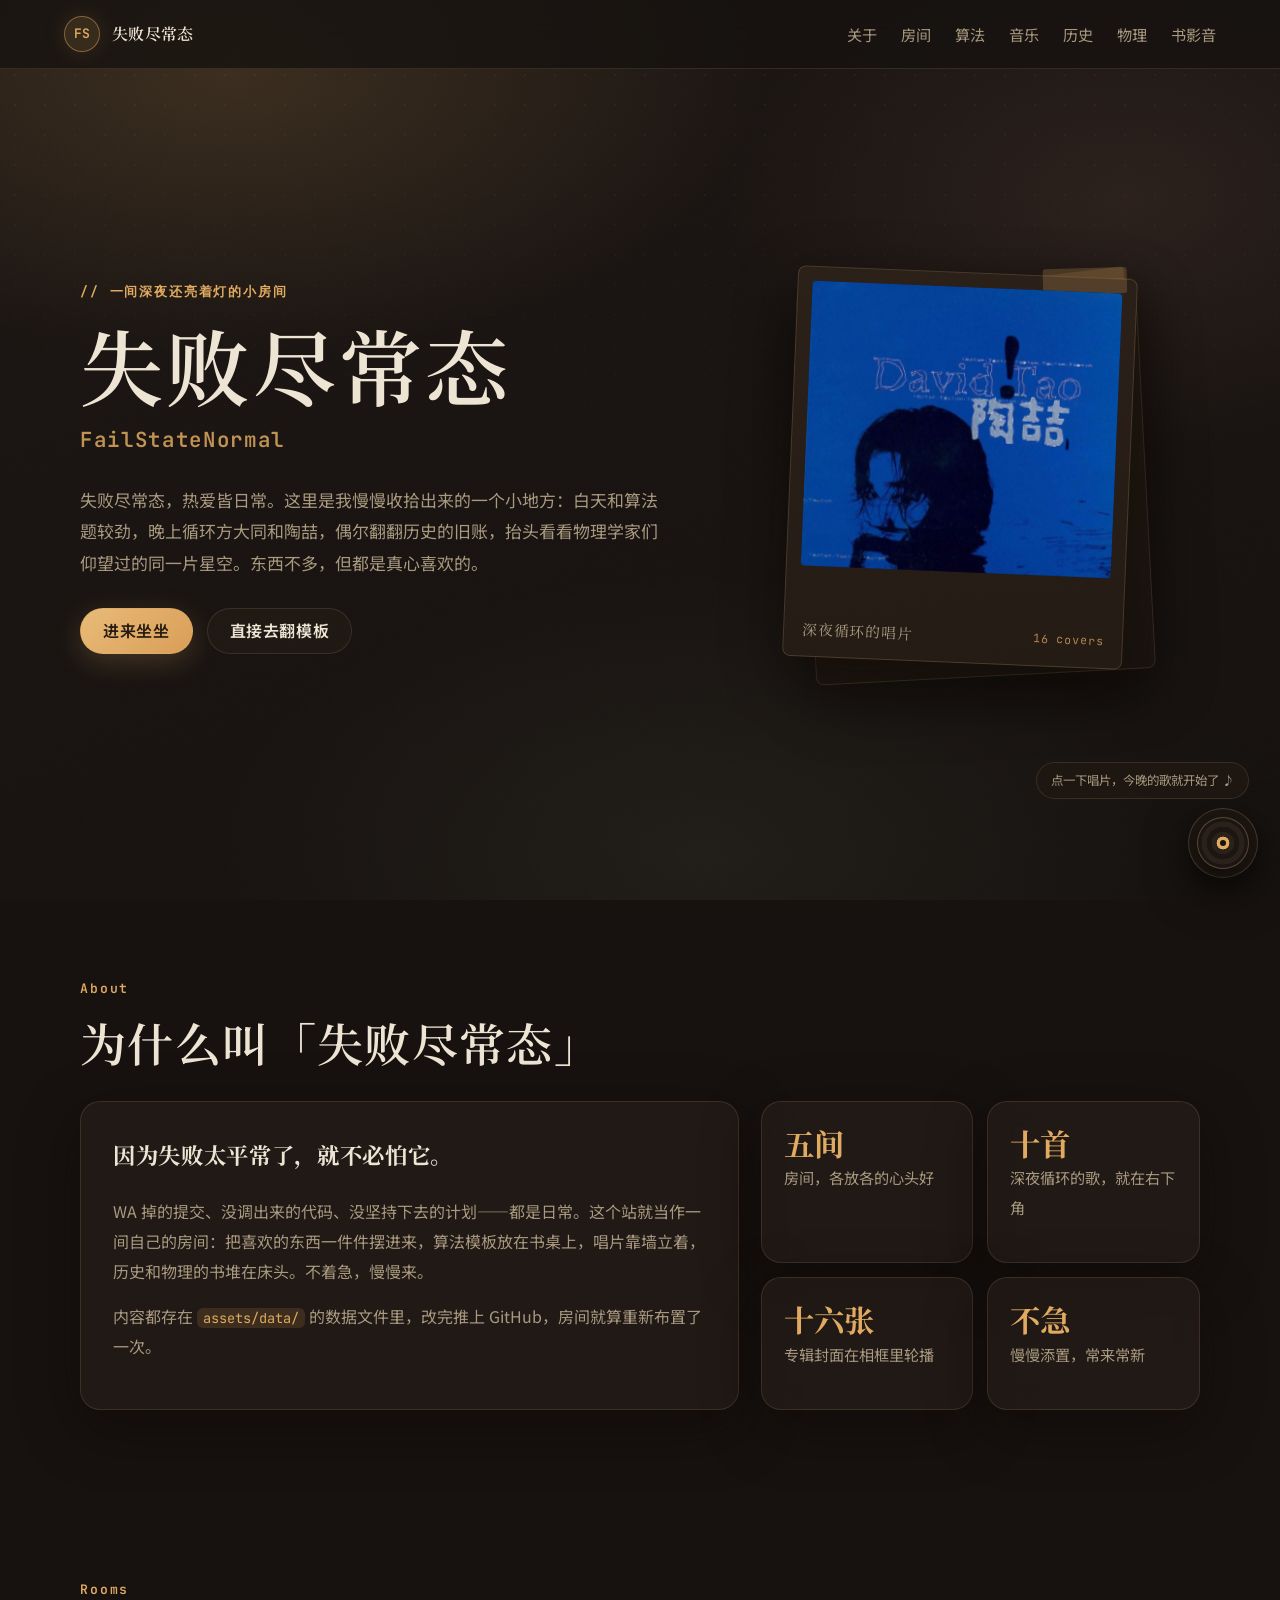
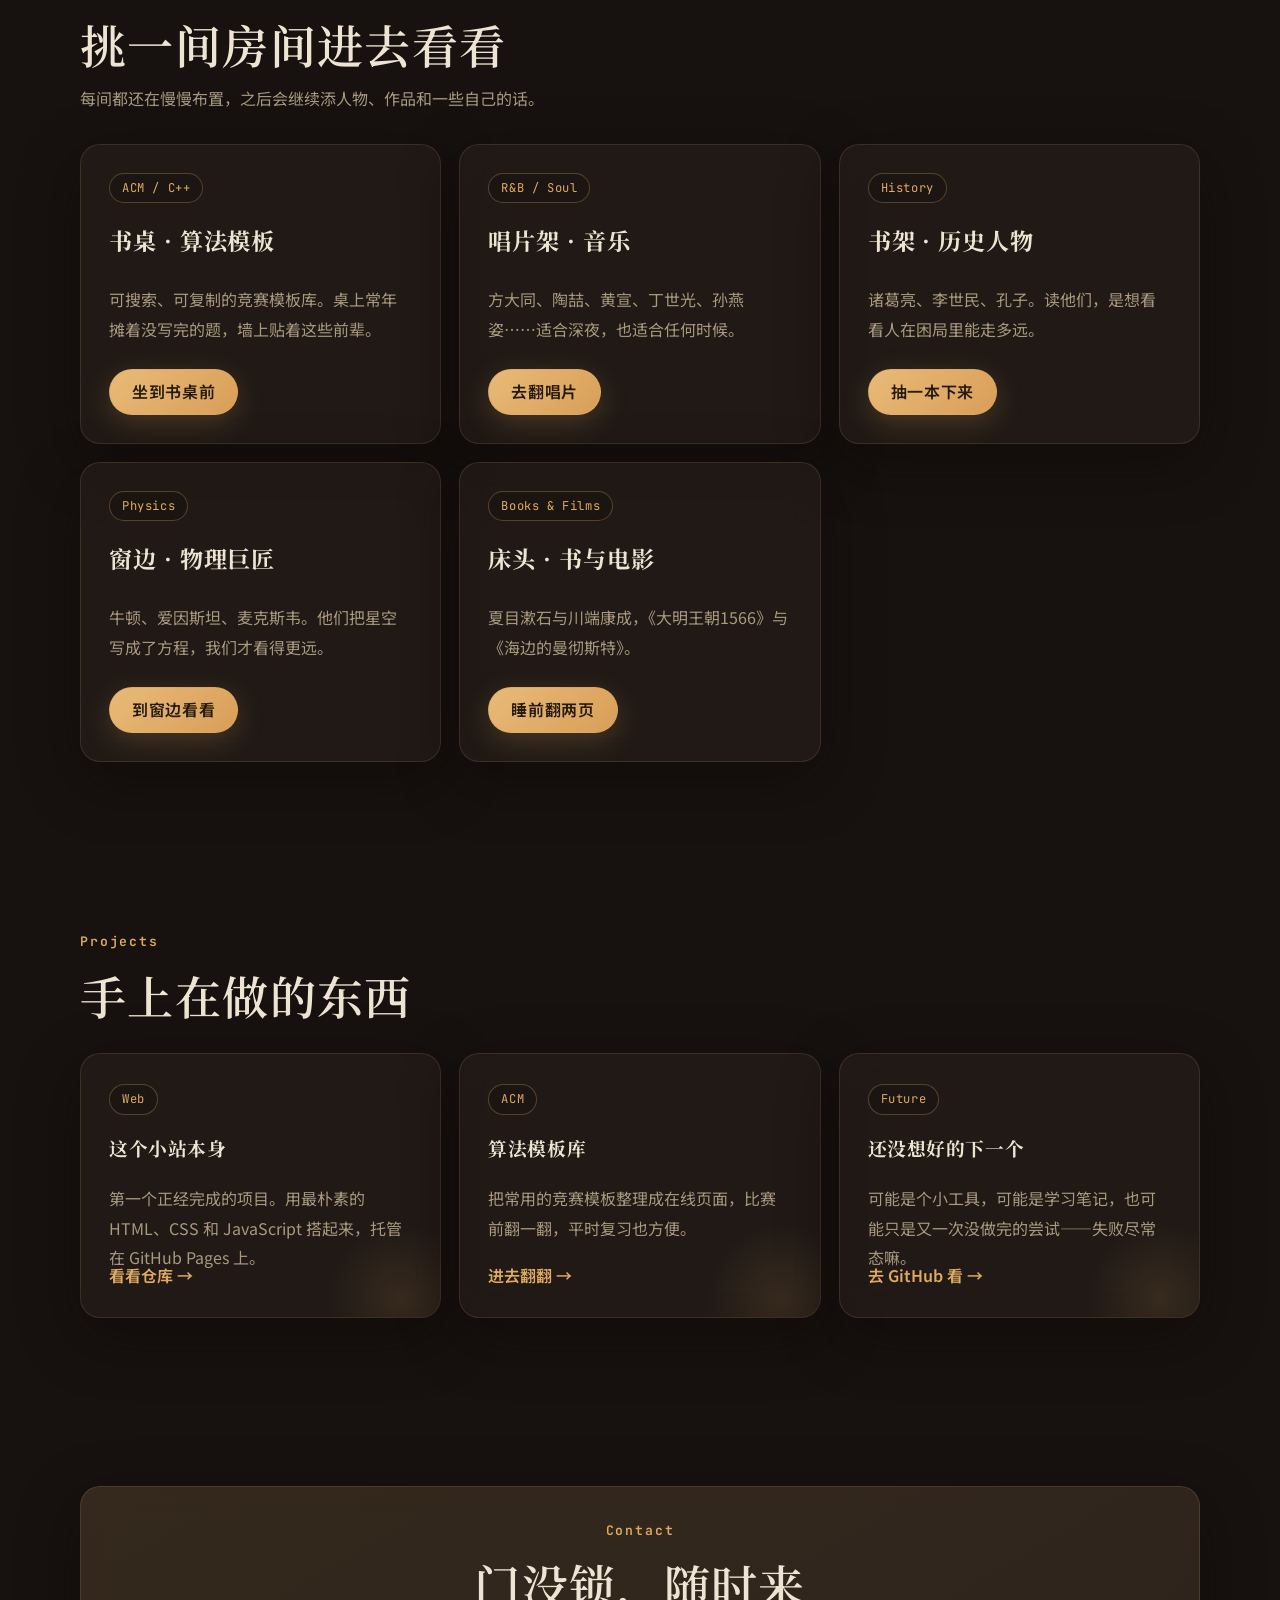
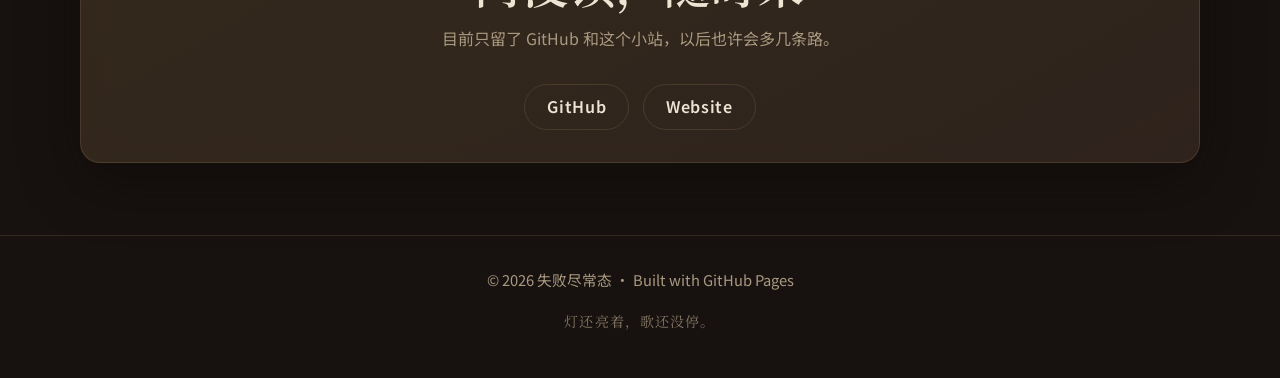
<file: index.html>
<!DOCTYPE html>
<html lang="zh-CN">
<head>
  <meta charset="UTF-8" />
  <meta name="viewport" content="width=device-width, initial-scale=1.0" />
  <meta name="description" content="失败尽常态 / FailStateNormal 的个人小站：算法竞赛模板、深夜歌单、历史人物、物理学家，以及书和电影的记录。" />
  <title>失败尽常态 | FailStateNormal</title>
  <link rel="preconnect" href="https://fonts.googleapis.com">
  <link rel="preconnect" href="https://fonts.gstatic.com" crossorigin>
  <link href="https://fonts.googleapis.com/css2?family=Noto+Sans+SC:wght@400;500;700&family=Noto+Serif+SC:wght@500;600;700&family=JetBrains+Mono:wght@400;600&display=swap" rel="stylesheet">
  <link rel="icon" href="data:image/svg+xml,<svg xmlns='http://www.w3.org/2000/svg' viewBox='0 0 100 100'><text y='.9em' font-size='90'>&#127982;</text></svg>">
  <link rel="stylesheet" href="assets/css/style.css?v=20260711" />
</head>
<body>
  <div class="site-bg"></div>

  <header class="header">
    <a class="logo" href="#top" aria-label="回到首页">
      <span class="logo-mark">FS</span>
      <span>失败尽常态</span>
    </a>

    <button class="nav-toggle" type="button" aria-label="打开导航" aria-expanded="false">
      <span></span><span></span><span></span>
    </button>

    <nav class="nav" aria-label="主导航">
      <a href="#about">关于</a>
      <a href="#archive">房间</a>
      <a href="acm.html">算法</a>
      <a href="music.html">音乐</a>
      <a href="history.html">历史</a>
      <a href="physics.html">物理</a>
      <a href="books-films.html">书影音</a>
    </nav>
  </header>

  <main id="top">
    <section class="hero section">
      <div class="hero-content reveal">
        <p class="eyebrow">// 一间深夜还亮着灯的小房间</p>
        <h1>失败尽常态</h1>
        <p class="subtitle">FailStateNormal</p>
        <p class="hero-text">
          失败尽常态，热爱皆日常。这里是我慢慢收拾出来的一个小地方：白天和算法题较劲，晚上循环方大同和陶喆，偶尔翻翻历史的旧账，抬头看看物理学家们仰望过的同一片星空。东西不多，但都是真心喜欢的。
        </p>
        <div class="hero-actions">
          <a class="button primary" href="#archive">进来坐坐</a>
          <a class="button ghost" href="acm.html">直接去翻模板</a>
        </div>
      </div>

      <aside class="hero-gallery reveal" aria-label="深夜循环的专辑封面">
        <div class="polaroid polaroid-back"></div>
        <div class="polaroid">
          <div class="frame" data-slides="music" data-slide-interval="4600"></div>
          <div class="caption">
            <span>深夜循环的唱片</span>
            <code>16 covers</code>
          </div>
        </div>
      </aside>
    </section>

    <section id="about" class="section reveal">
      <div class="section-heading">
        <p class="eyebrow">About</p>
        <h2>为什么叫「失败尽常态」</h2>
      </div>
      <div class="about-grid">
        <div class="glass-card big-card">
          <h3>因为失败太平常了，就不必怕它。</h3>
          <p>
            WA 掉的提交、没调出来的代码、没坚持下去的计划——都是日常。这个站就当作一间自己的房间：把喜欢的东西一件件摆进来，算法模板放在书桌上，唱片靠墙立着，历史和物理的书堆在床头。不着急，慢慢来。
          </p>
          <p>
            内容都存在 <code>assets/data/</code> 的数据文件里，改完推上 GitHub，房间就算重新布置了一次。
          </p>
        </div>
        <div class="stats">
          <div class="stat-card"><strong>五间</strong><span>房间，各放各的心头好</span></div>
          <div class="stat-card"><strong>十首</strong><span>深夜循环的歌，就在右下角</span></div>
          <div class="stat-card"><strong>十六张</strong><span>专辑封面在相框里轮播</span></div>
          <div class="stat-card"><strong>不急</strong><span>慢慢添置，常来常新</span></div>
        </div>
      </div>
    </section>

    <section id="archive" class="section reveal">
      <div class="section-heading">
        <p class="eyebrow">Rooms</p>
        <h2>挑一间房间进去看看</h2>
        <p>每间都还在慢慢布置，之后会继续添人物、作品和一些自己的话。</p>
      </div>
      <div class="hub-grid">
        <article class="hub-card">
          <div class="card-tag">ACM / C++</div>
          <h3>书桌 · 算法模板</h3>
          <p>可搜索、可复制的竞赛模板库。桌上常年摊着没写完的题，墙上贴着这些前辈。</p>
          <a class="button primary" href="acm.html">坐到书桌前</a>
        </article>
        <article class="hub-card">
          <div class="card-tag">R&amp;B / Soul</div>
          <h3>唱片架 · 音乐</h3>
          <p>方大同、陶喆、黄宣、丁世光、孙燕姿……适合深夜，也适合任何时候。</p>
          <a class="button primary" href="music.html">去翻唱片</a>
        </article>
        <article class="hub-card">
          <div class="card-tag">History</div>
          <h3>书架 · 历史人物</h3>
          <p>诸葛亮、李世民、孔子。读他们，是想看看人在困局里能走多远。</p>
          <a class="button primary" href="history.html">抽一本下来</a>
        </article>
        <article class="hub-card">
          <div class="card-tag">Physics</div>
          <h3>窗边 · 物理巨匠</h3>
          <p>牛顿、爱因斯坦、麦克斯韦。他们把星空写成了方程，我们才看得更远。</p>
          <a class="button primary" href="physics.html">到窗边看看</a>
        </article>
        <article class="hub-card">
          <div class="card-tag">Books &amp; Films</div>
          <h3>床头 · 书与电影</h3>
          <p>夏目漱石与川端康成，《大明王朝1566》与《海边的曼彻斯特》。</p>
          <a class="button primary" href="books-films.html">睡前翻两页</a>
        </article>
      </div>
    </section>

    <section id="projects" class="section reveal">
      <div class="section-heading">
        <p class="eyebrow">Projects</p>
        <h2>手上在做的东西</h2>
      </div>
      <div class="card-grid">
        <article class="project-card">
          <div class="card-tag">Web</div>
          <h3>这个小站本身</h3>
          <p>第一个正经完成的项目。用最朴素的 HTML、CSS 和 JavaScript 搭起来，托管在 GitHub Pages 上。</p>
          <a href="https://github.com/FailStateNormal/FailStateNormal.github.io" target="_blank" rel="noreferrer">看看仓库 →</a>
        </article>
        <article class="project-card">
          <div class="card-tag">ACM</div>
          <h3>算法模板库</h3>
          <p>把常用的竞赛模板整理成在线页面，比赛前翻一翻，平时复习也方便。</p>
          <a href="acm.html">进去翻翻 →</a>
        </article>
        <article class="project-card">
          <div class="card-tag">Future</div>
          <h3>还没想好的下一个</h3>
          <p>可能是个小工具，可能是学习笔记，也可能只是又一次没做完的尝试——失败尽常态嘛。</p>
          <a href="https://github.com/FailStateNormal" target="_blank" rel="noreferrer">去 GitHub 看 →</a>
        </article>
      </div>
    </section>

    <section id="contact" class="section contact-section reveal">
      <div class="glass-card contact-card">
        <p class="eyebrow">Contact</p>
        <h2>门没锁，随时来</h2>
        <p>目前只留了 GitHub 和这个小站，以后也许会多几条路。</p>
        <div class="link-row">
          <a href="https://github.com/FailStateNormal" target="_blank" rel="noreferrer">GitHub</a>
          <a href="https://FailStateNormal.github.io" target="_blank" rel="noreferrer">Website</a>
        </div>
      </div>
    </section>
  </main>

  <footer class="footer">
    <p>© <span id="year"></span> 失败尽常态 · Built with GitHub Pages</p>
    <p class="footer-note">灯还亮着，歌还没停。</p>
  </footer>

  <script src="assets/js/script.js?v=20260711"></script>
  <script src="assets/js/player.js?v=20260711"></script>
</body>
</html>
</file>
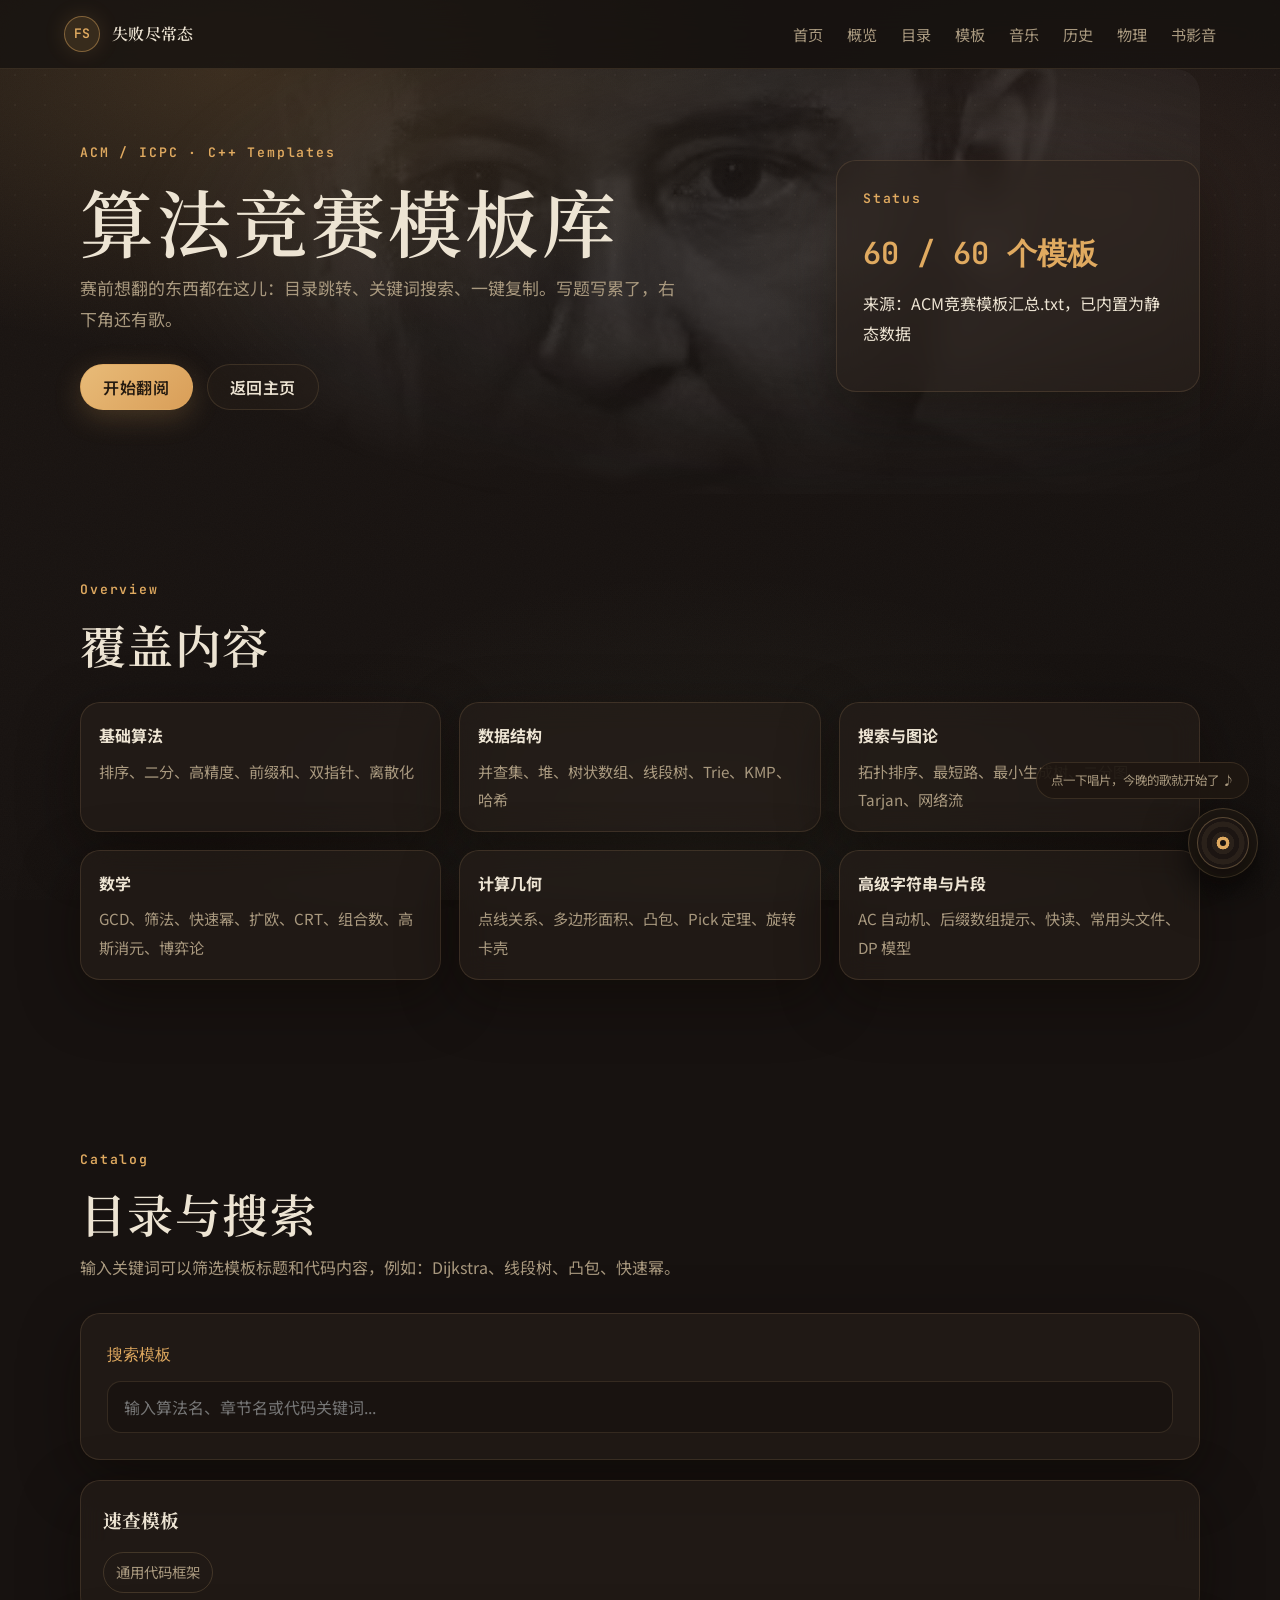
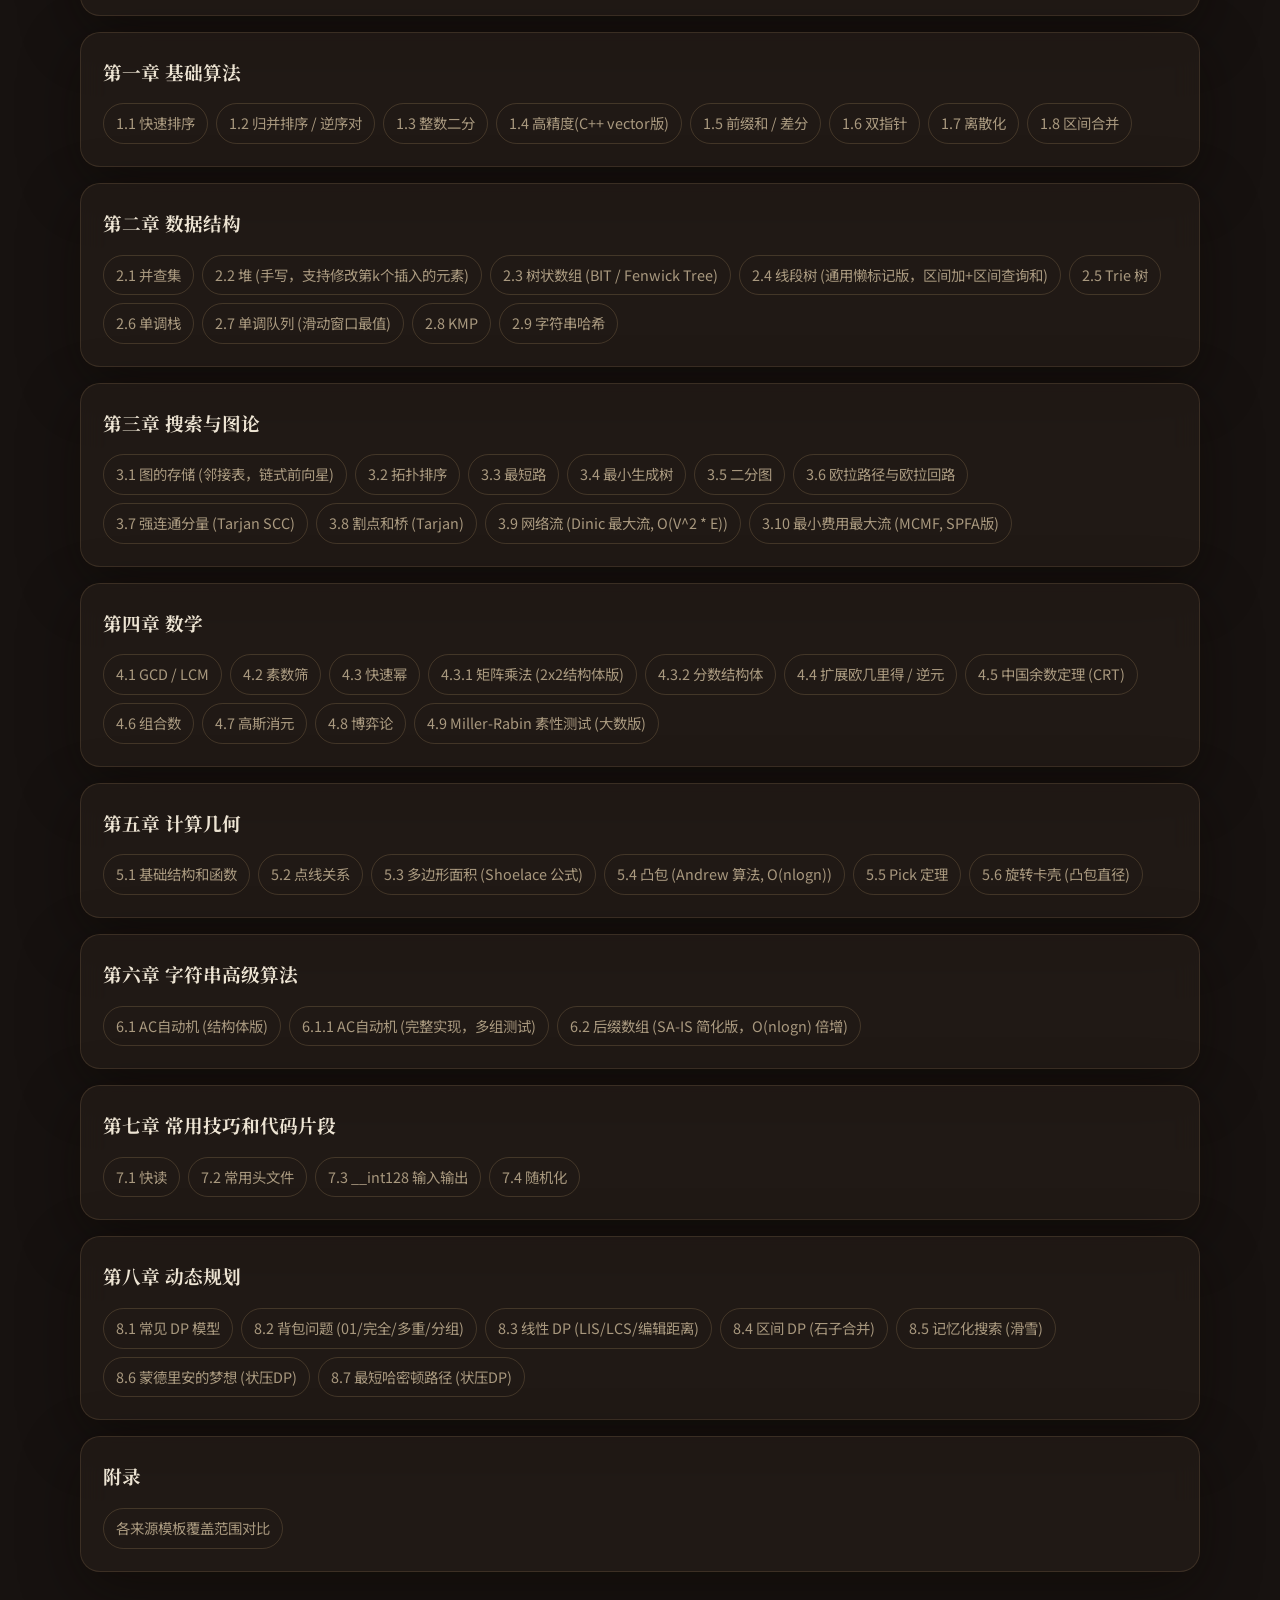
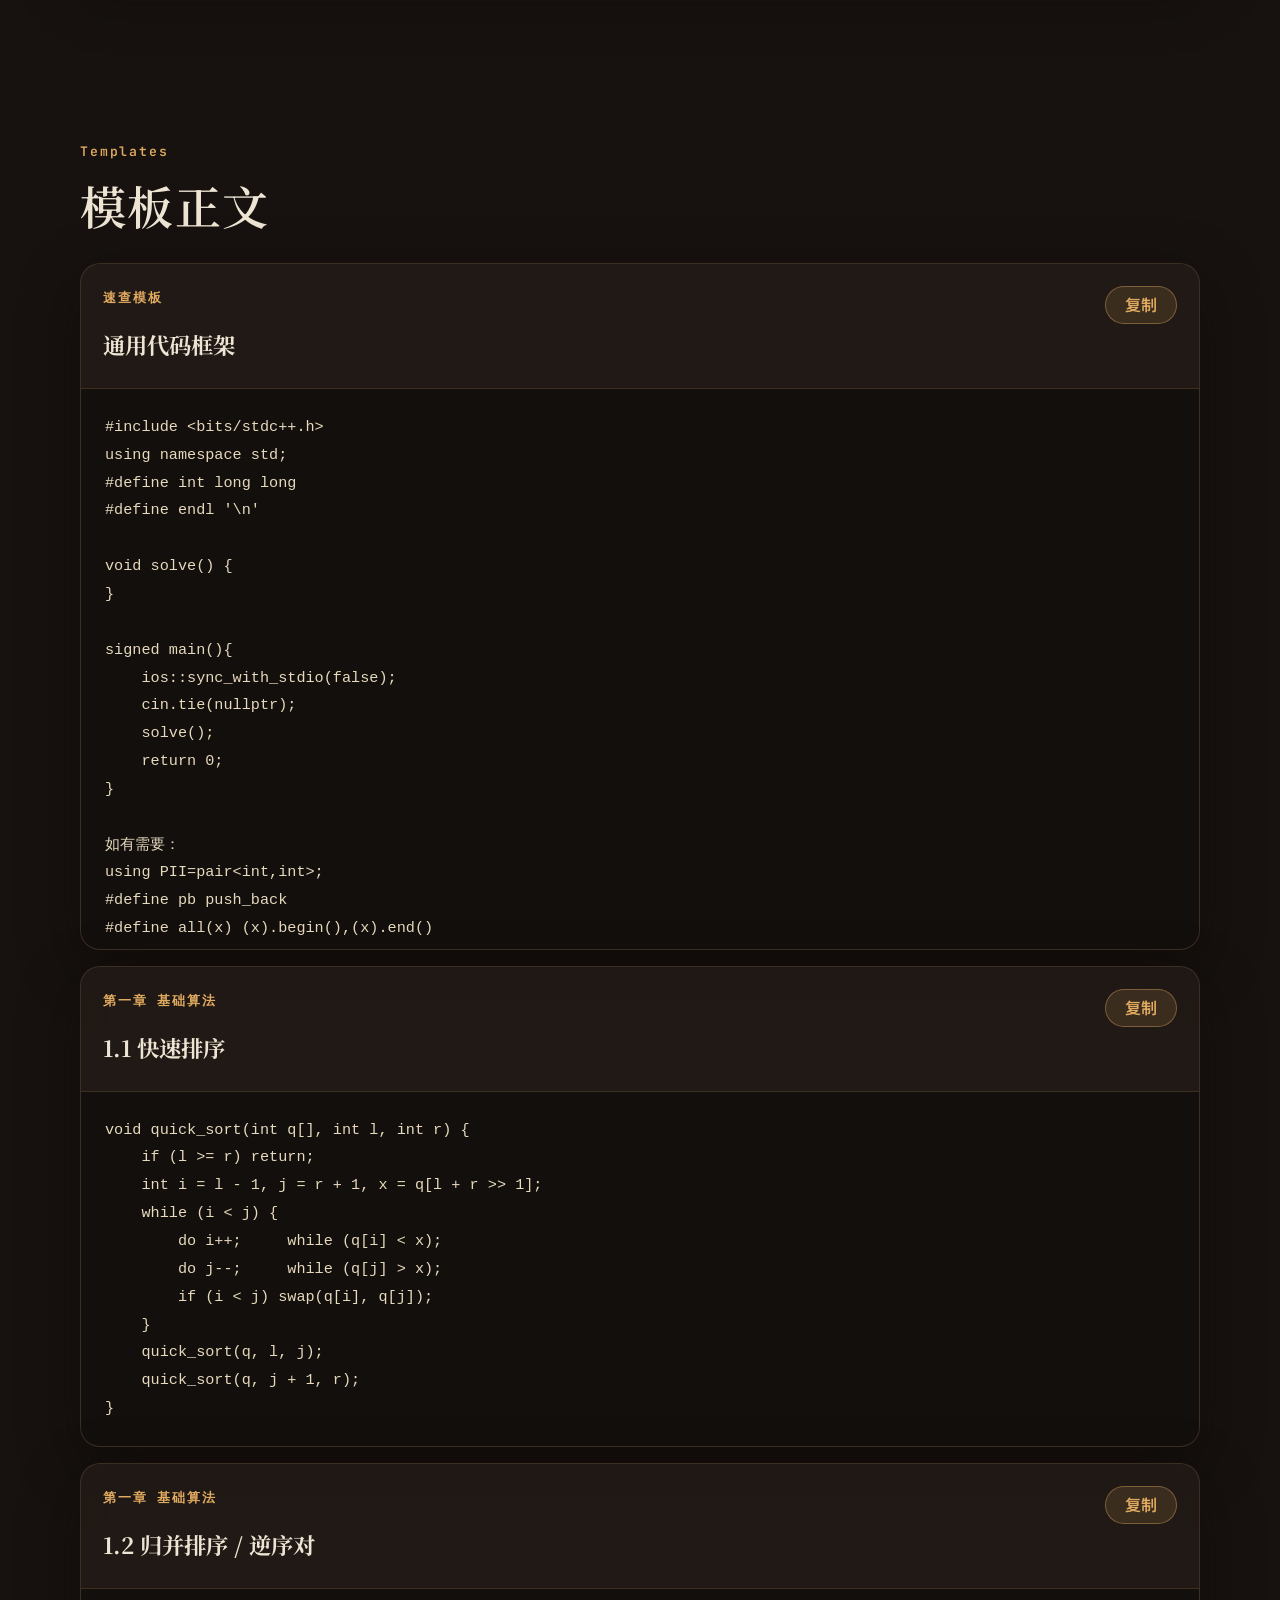
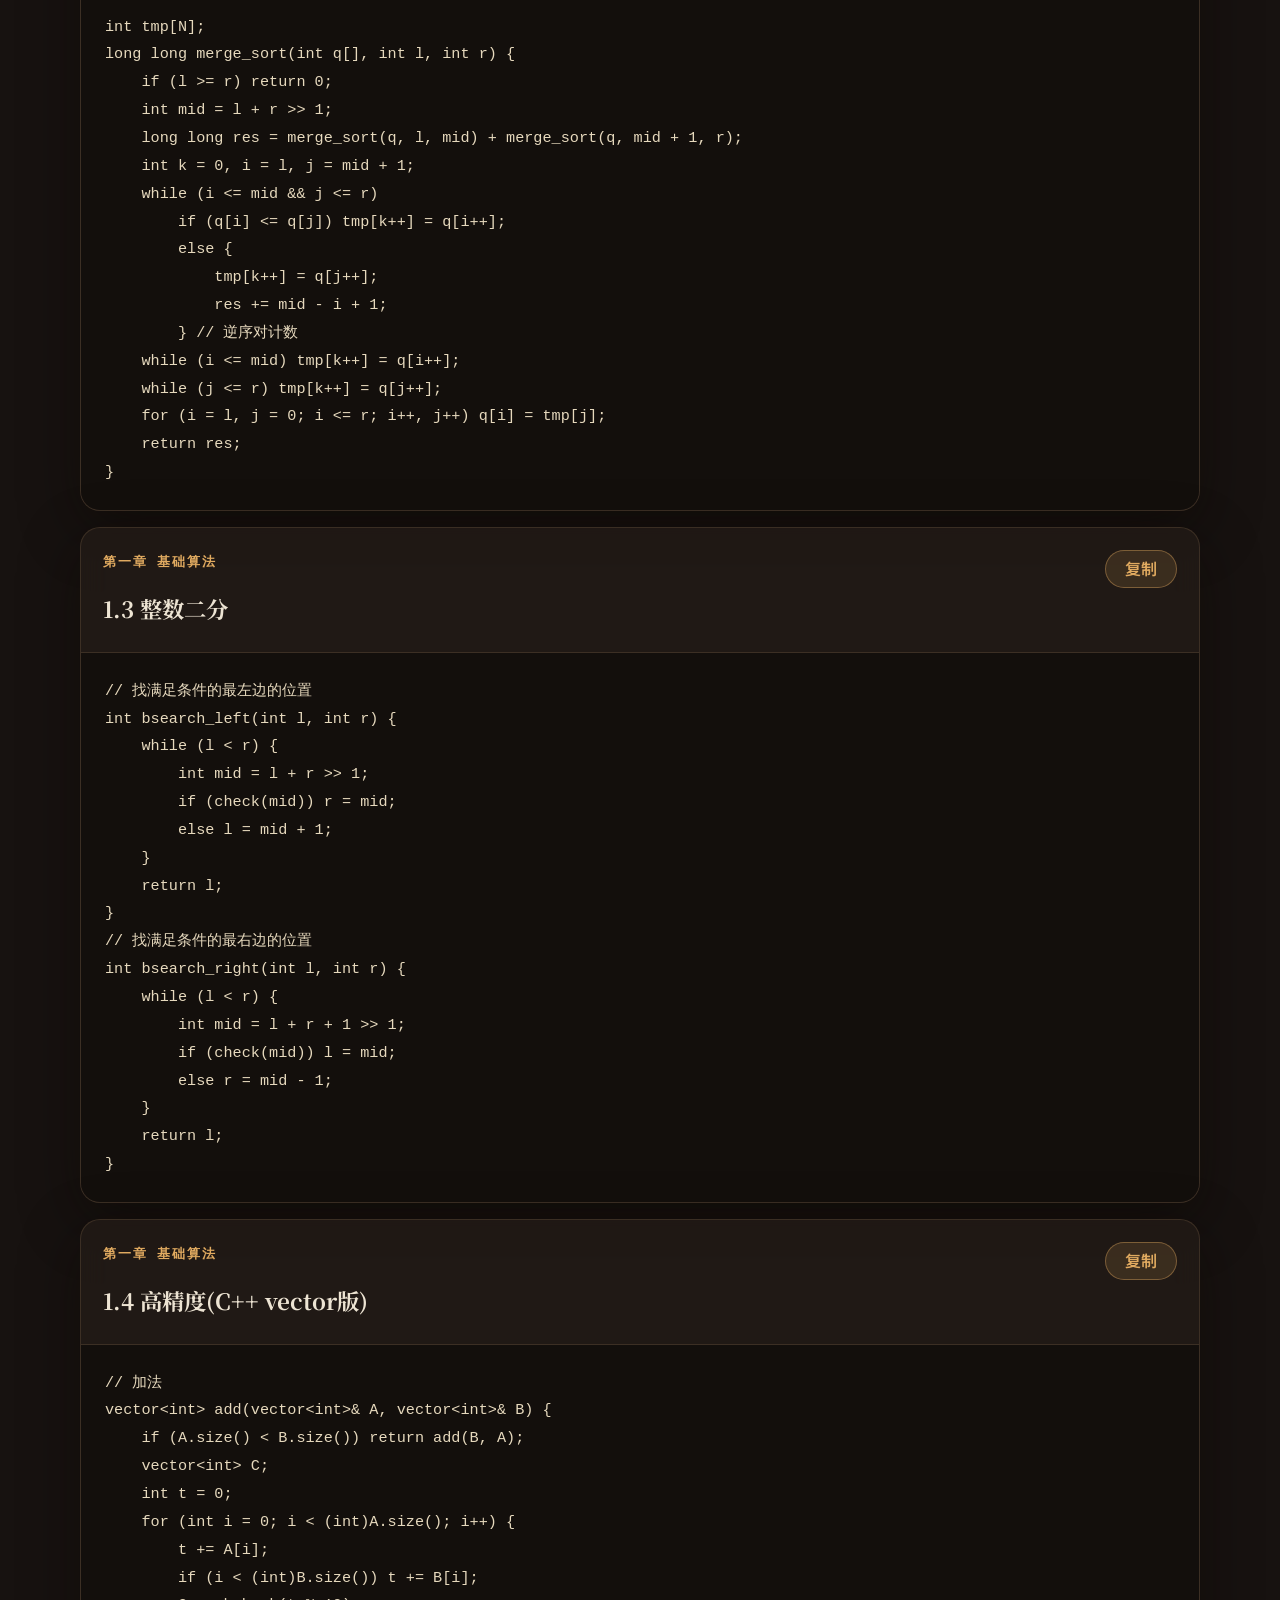
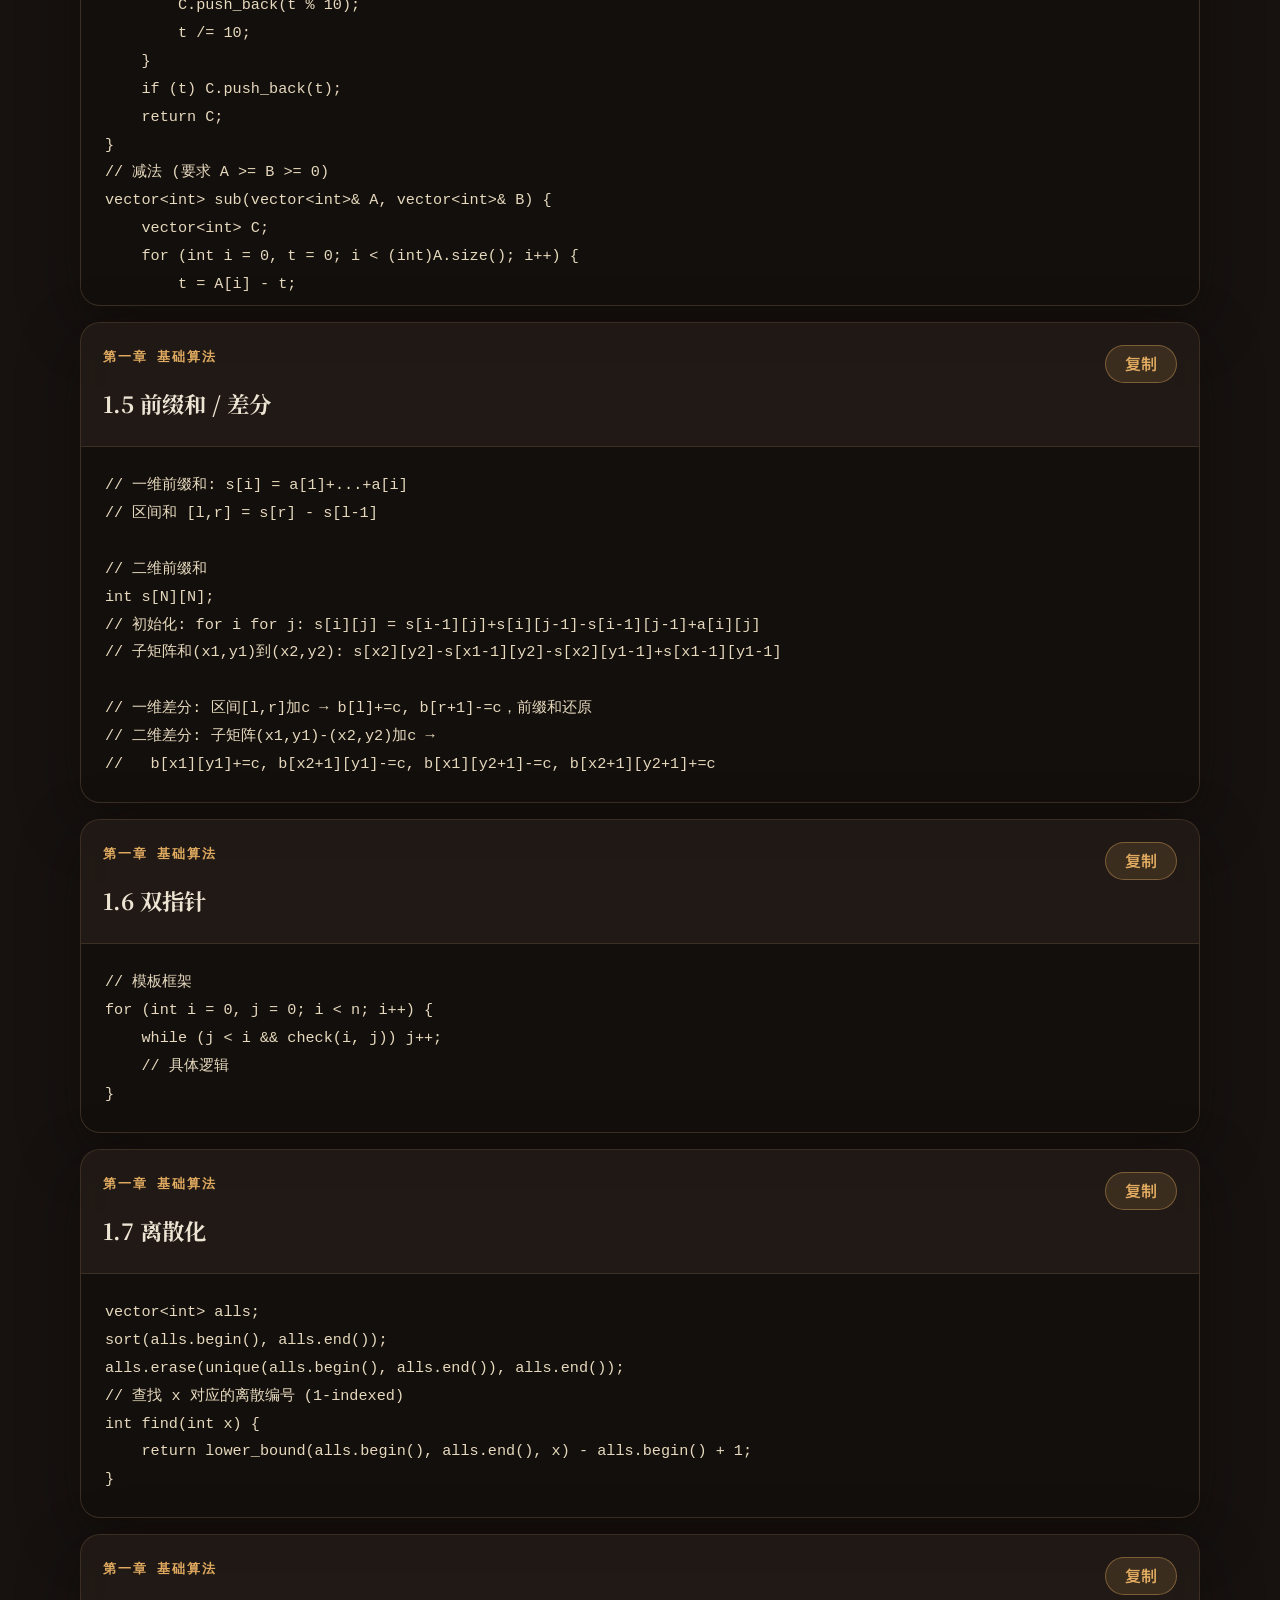
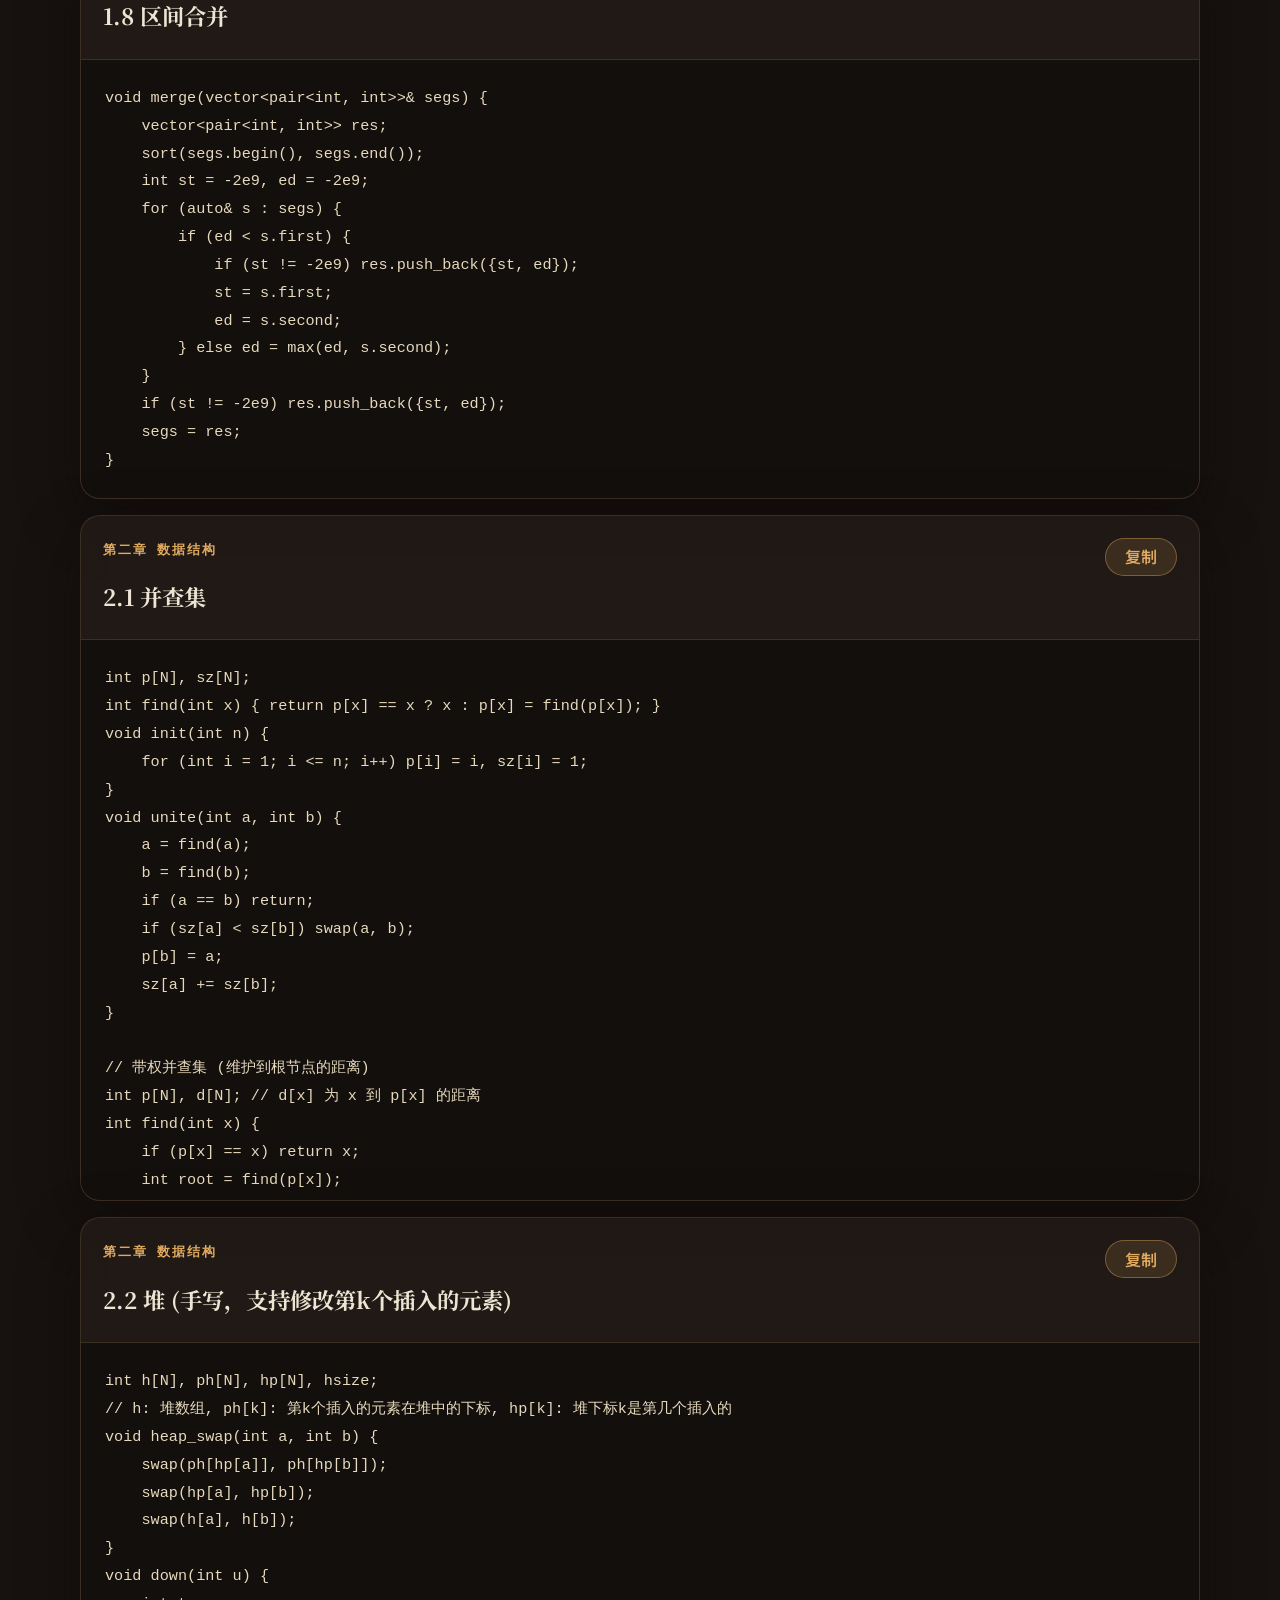
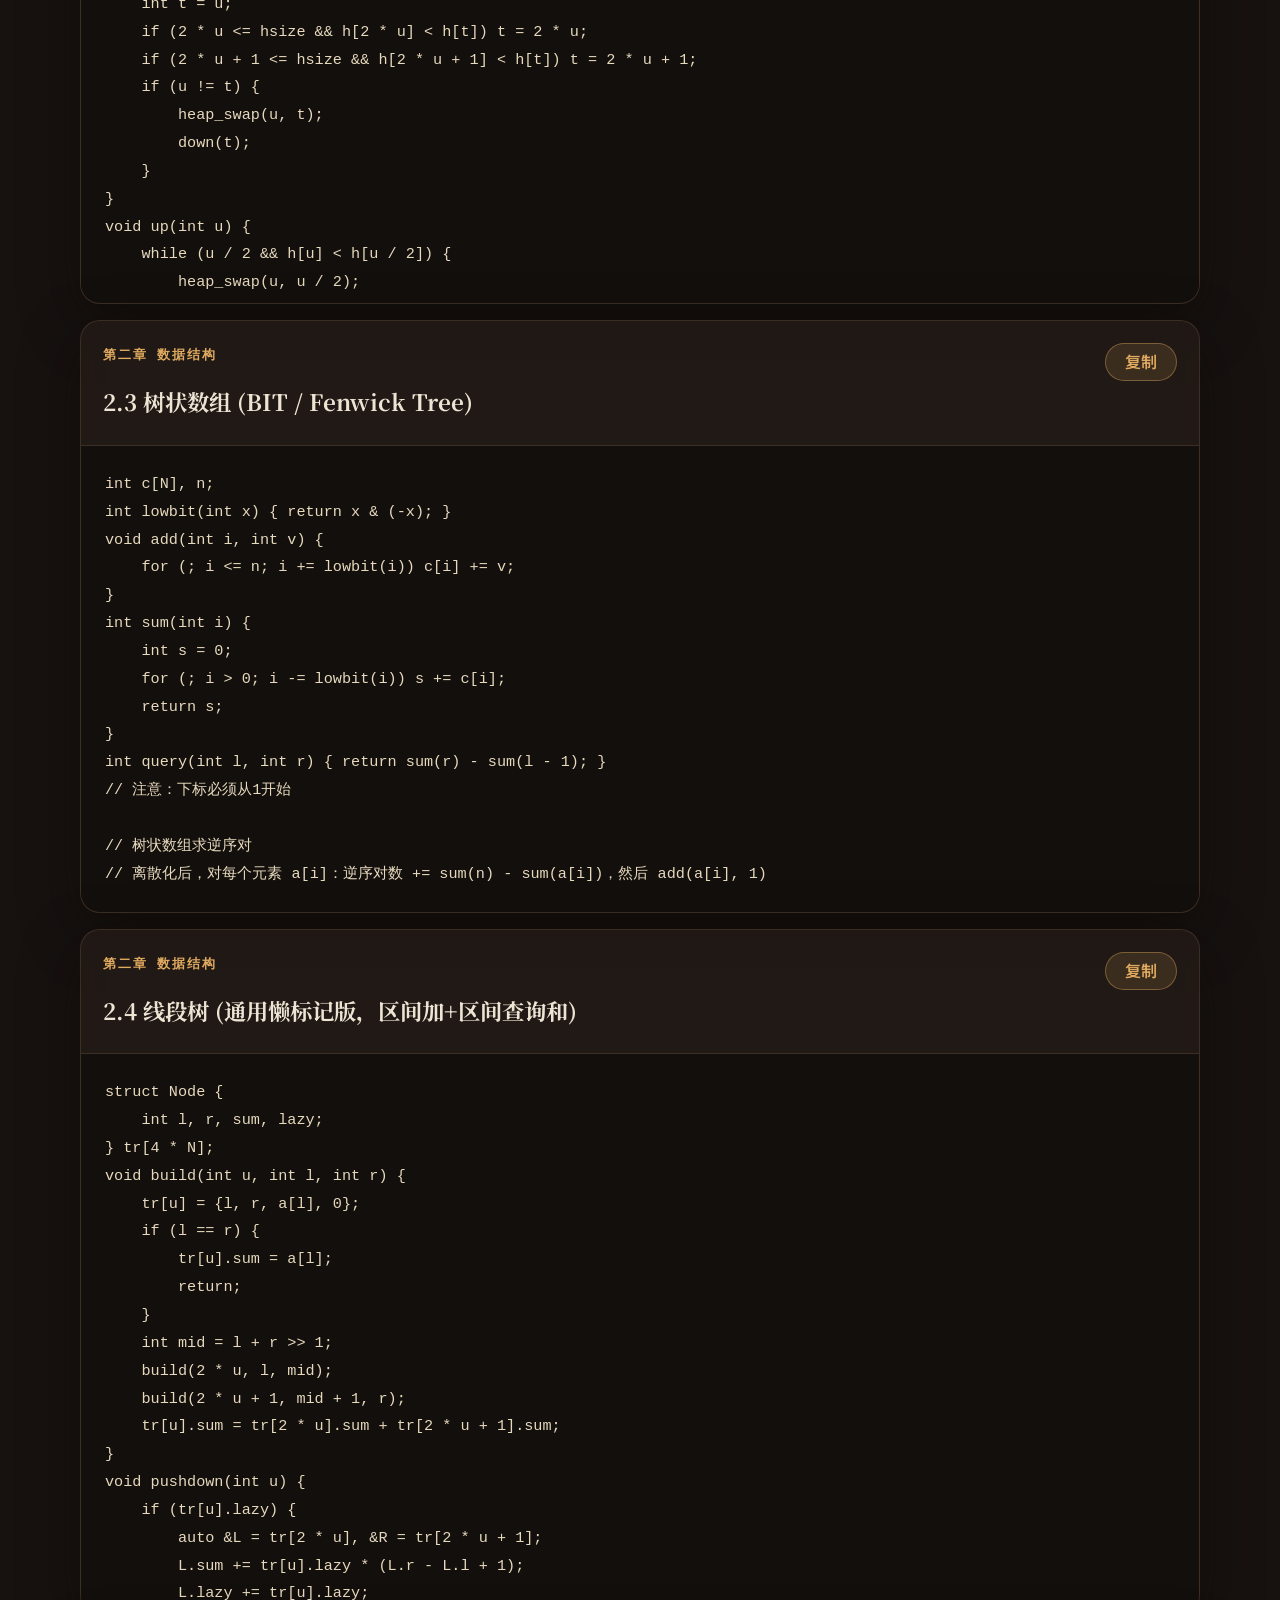
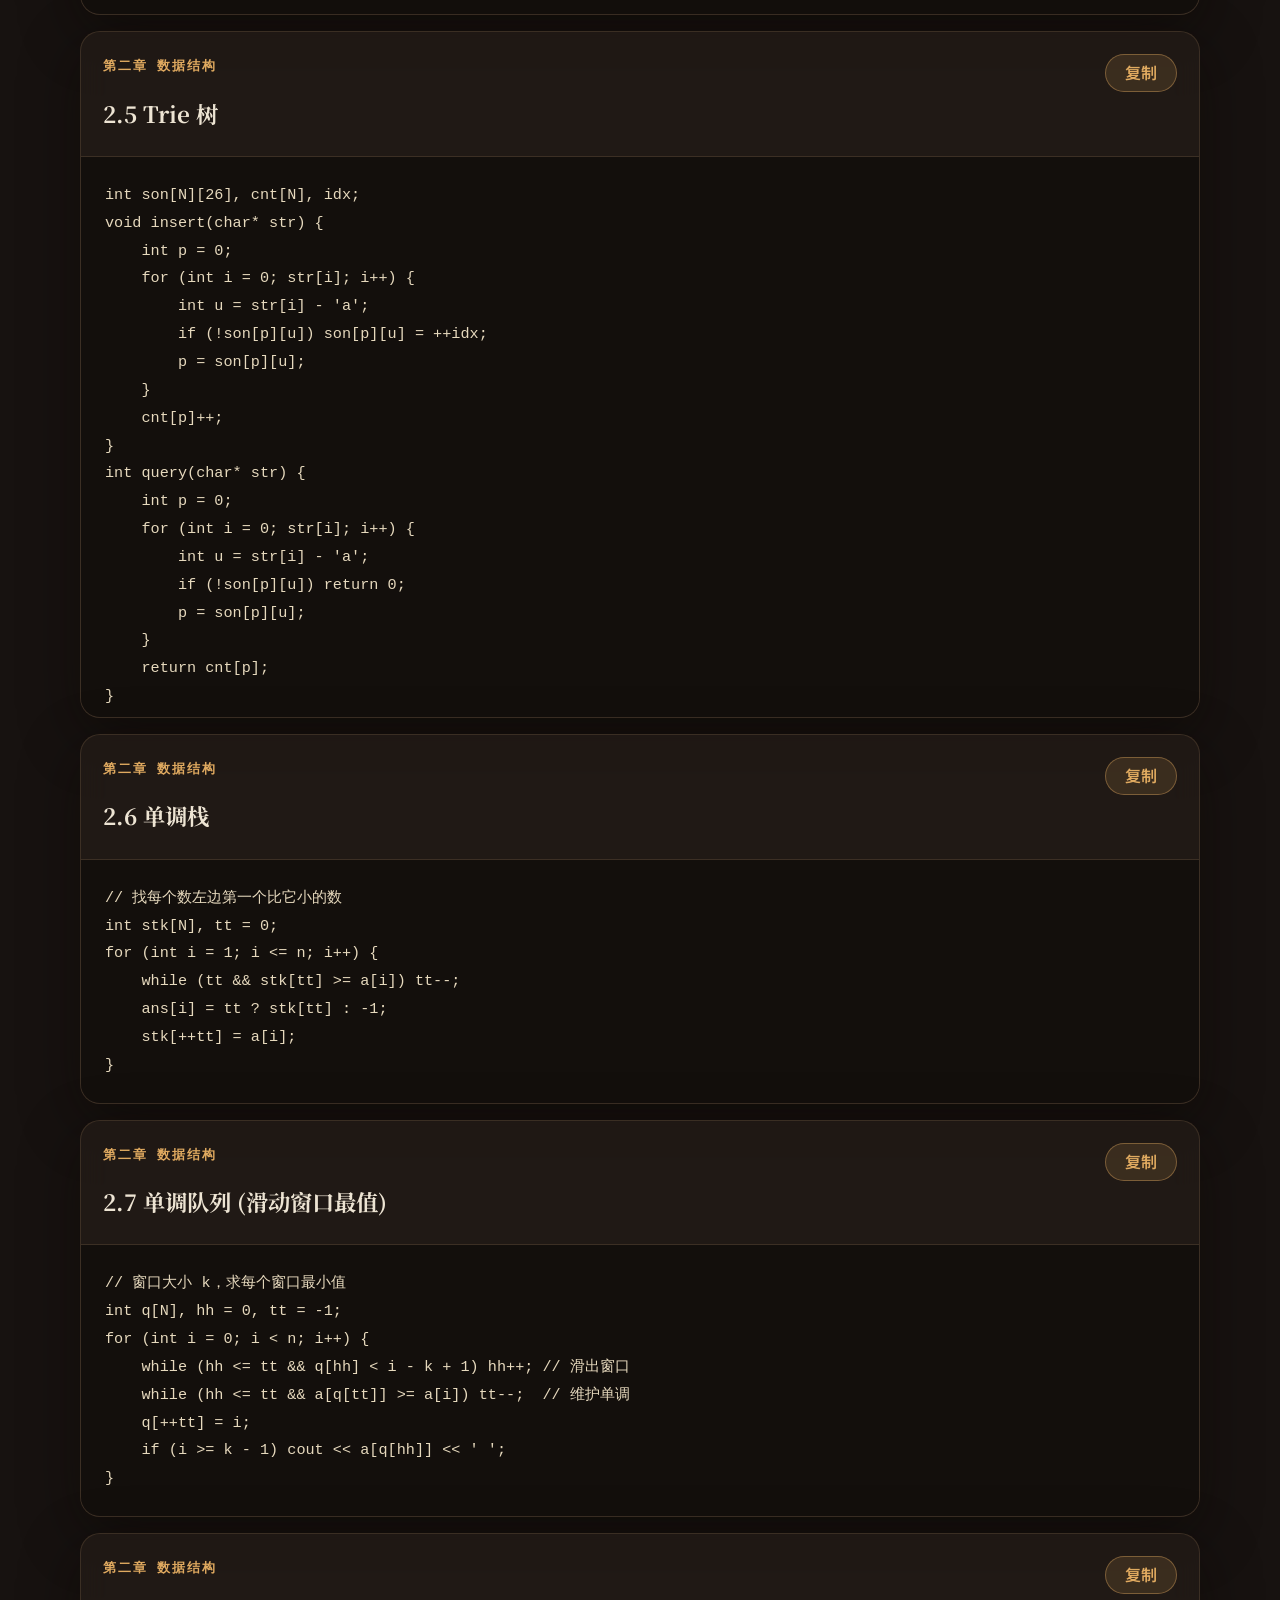
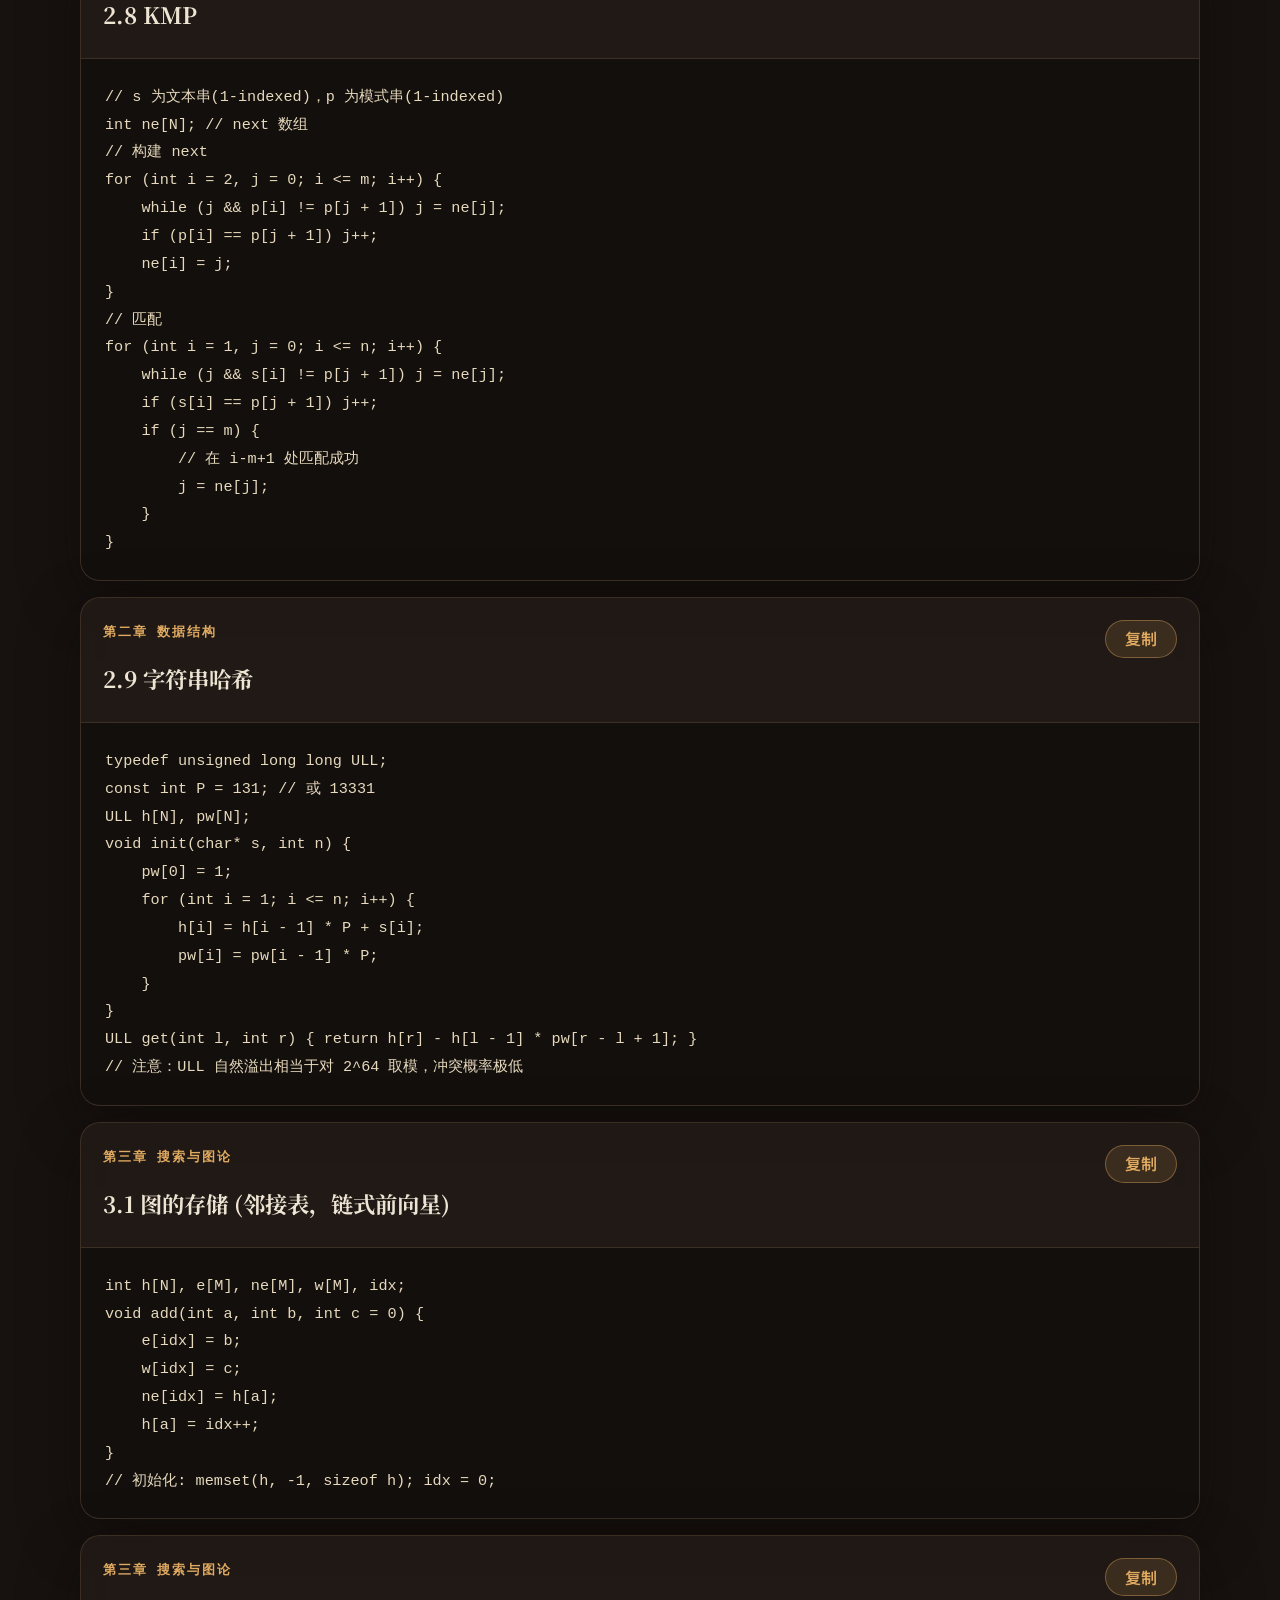
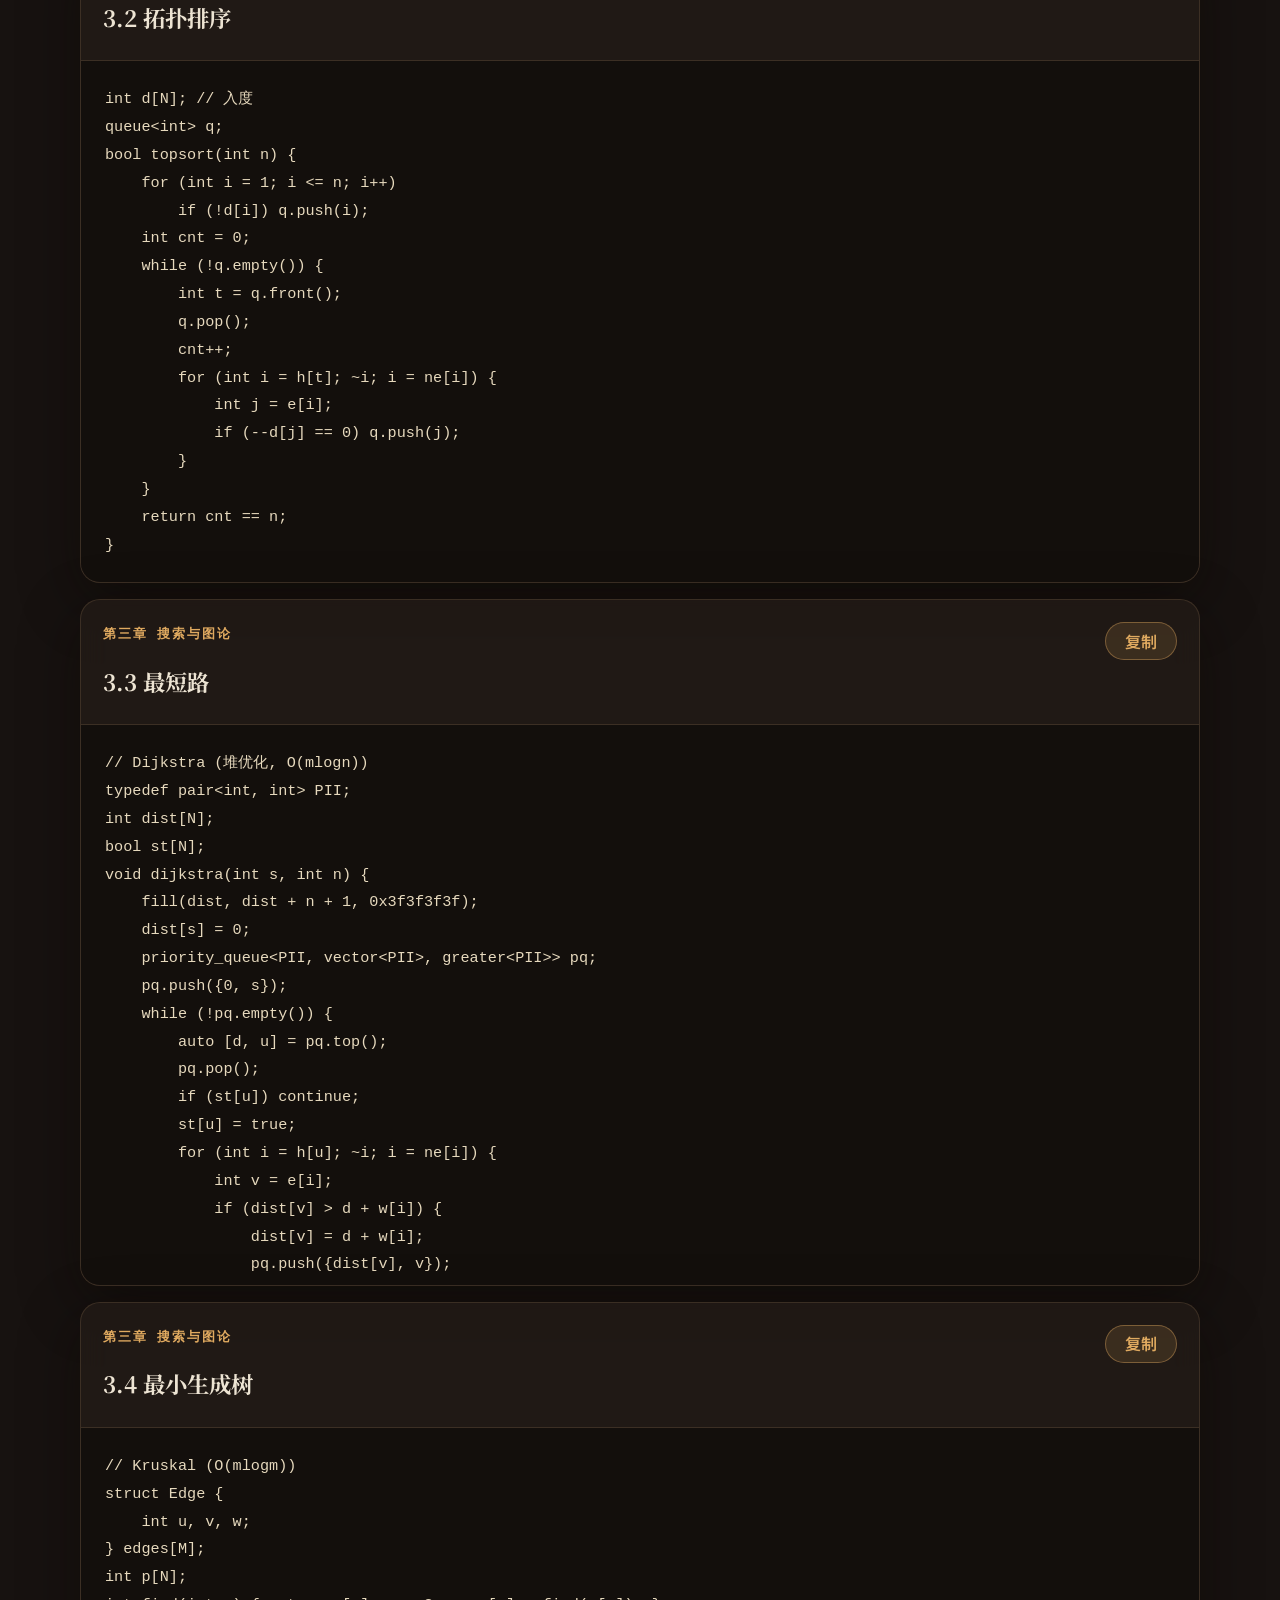
<file: acm.html>
<!DOCTYPE html>
<html lang="zh-CN">
<head>
  <meta charset="UTF-8" />
  <meta name="viewport" content="width=device-width, initial-scale=1.0" />
  <meta name="description" content="失败尽常态整理的 ACM 算法竞赛 C++ 模板库。" />
  <title>ACM 模板库 | 失败尽常态</title>
  <link rel="preconnect" href="https://fonts.googleapis.com">
  <link rel="preconnect" href="https://fonts.gstatic.com" crossorigin>
  <link href="https://fonts.googleapis.com/css2?family=Noto+Sans+SC:wght@400;500;700&family=Noto+Serif+SC:wght@500;600;700&family=JetBrains+Mono:wght@400;600&display=swap" rel="stylesheet">
  <link rel="icon" href="data:image/svg+xml,<svg xmlns='http://www.w3.org/2000/svg' viewBox='0 0 100 100'><text y='.9em' font-size='90'>&#127982;</text></svg>">
  <link rel="stylesheet" href="assets/css/style.css?v=20260711" />
</head>
<body class="template-page">
  <div class="site-bg"></div>

  <header class="header">
    <a class="logo" href="index.html" aria-label="回到首页">
      <span class="logo-mark">FS</span>
      <span>失败尽常态</span>
    </a>

    <button class="nav-toggle" type="button" aria-label="打开导航" aria-expanded="false">
      <span></span>
      <span></span>
      <span></span>
    </button>

    <nav class="nav" aria-label="主导航">
      <a href="index.html">首页</a>
      <a href="#overview">概览</a>
      <a href="#catalog">目录</a>
      <a href="#templates">模板</a>
      <a href="music.html">音乐</a>
      <a href="history.html">历史</a>
      <a href="physics.html">物理</a>
      <a href="books-films.html">书影音</a>
    </nav>
  </header>

  <main id="top">
    <section class="template-hero section reveal" data-slides="it">
      <div>
        <p class="eyebrow">ACM / ICPC · C++ Templates</p>
        <h1>算法竞赛模板库</h1>
        <p class="hero-text">
          赛前想翻的东西都在这儿：目录跳转、关键词搜索、一键复制。写题写累了，右下角还有歌。
        </p>
        <div class="hero-actions">
          <a class="button primary" href="#templates">开始翻阅</a>
          <a class="button ghost" href="index.html#archive">返回主页</a>
        </div>
      </div>
      <aside class="template-summary glass-card">
        <p class="eyebrow">Status</p>
        <h2 id="template-count">读取中...</h2>
        <p id="template-source">正在加载模板文本</p>
      </aside>
    </section>

    <section id="overview" class="section reveal">
      <div class="section-heading">
        <p class="eyebrow">Overview</p>
        <h2>覆盖内容</h2>
      </div>
      <div class="overview-grid">
        <article><strong>基础算法</strong><span>排序、二分、高精度、前缀和、双指针、离散化</span></article>
        <article><strong>数据结构</strong><span>并查集、堆、树状数组、线段树、Trie、KMP、哈希</span></article>
        <article><strong>搜索与图论</strong><span>拓扑排序、最短路、最小生成树、二分图、Tarjan、网络流</span></article>
        <article><strong>数学</strong><span>GCD、筛法、快速幂、扩欧、CRT、组合数、高斯消元、博弈论</span></article>
        <article><strong>计算几何</strong><span>点线关系、多边形面积、凸包、Pick 定理、旋转卡壳</span></article>
        <article><strong>高级字符串与片段</strong><span>AC 自动机、后缀数组提示、快读、常用头文件、DP 模型</span></article>
      </div>
    </section>

    <section id="catalog" class="section reveal">
      <div class="section-heading">
        <p class="eyebrow">Catalog</p>
        <h2>目录与搜索</h2>
        <p>输入关键词可以筛选模板标题和代码内容，例如：Dijkstra、线段树、凸包、快速幂。</p>
      </div>
      <div class="search-panel glass-card">
        <label for="template-search">搜索模板</label>
        <input id="template-search" type="search" placeholder="输入算法名、章节名或代码关键词..." autocomplete="off" />
      </div>
      <div id="catalog-list" class="catalog-list"></div>
    </section>

    <section id="templates" class="section reveal">
      <div class="section-heading">
        <p class="eyebrow">Templates</p>
        <h2>模板正文</h2>
      </div>
      <div id="template-list" class="template-list">
        <div class="glass-card loading-card">正在读取 ACM 模板文本...</div>
      </div>
    </section>
  </main>

  <footer class="footer">
    <p>© <span id="year"></span> 失败尽常态 · ACM Templates</p>
  </footer>

  <script src="assets/js/script.js?v=20260711"></script>
  <script src="assets/data/acm-data.js?v=20260711"></script>
  <script src="assets/js/acm.js?v=20260711"></script>
  <script src="assets/js/player.js?v=20260711"></script>
</body>
</html>
</file>
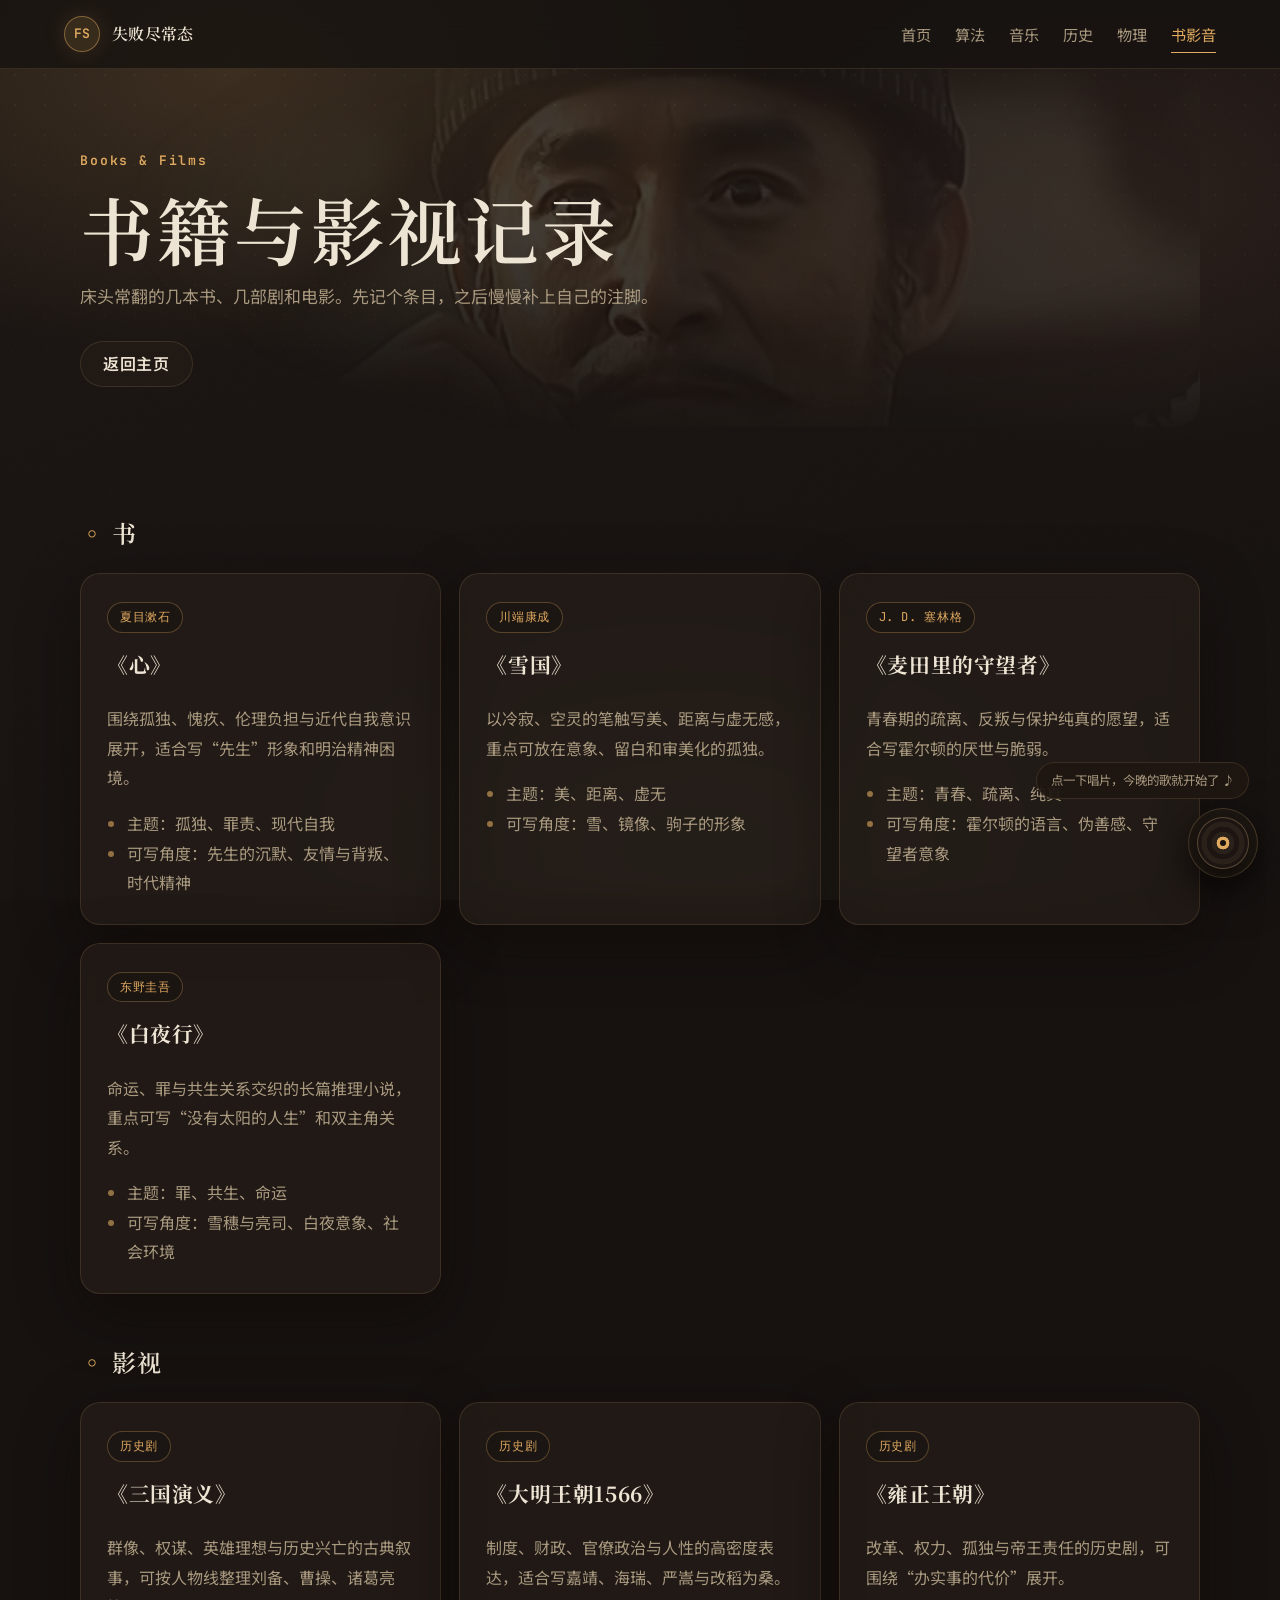
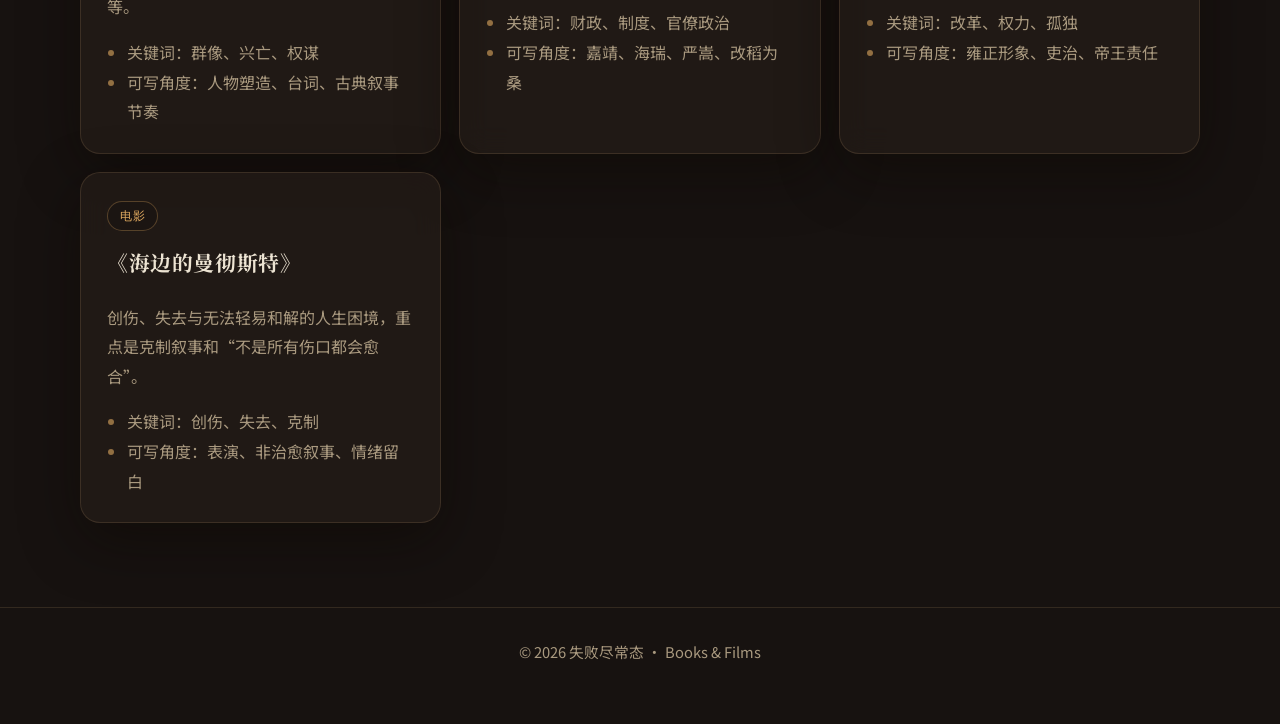
<file: books-films.html>
<!DOCTYPE html>
<html lang="zh-CN">
<head>
  <meta charset="UTF-8" />
  <meta name="viewport" content="width=device-width, initial-scale=1.0" />
  <meta name="description" content="失败尽常态的书籍、影视剧与电影。" />
  <title>书籍与影视 | 失败尽常态</title>
  <link rel="preconnect" href="https://fonts.googleapis.com">
  <link rel="preconnect" href="https://fonts.gstatic.com" crossorigin>
  <link href="https://fonts.googleapis.com/css2?family=Noto+Sans+SC:wght@400;500;700&family=Noto+Serif+SC:wght@500;600;700&family=JetBrains+Mono:wght@400;600&display=swap" rel="stylesheet">
  <link rel="icon" href="data:image/svg+xml,<svg xmlns='http://www.w3.org/2000/svg' viewBox='0 0 100 100'><text y='.9em' font-size='90'>&#127982;</text></svg>">
  <link rel="stylesheet" href="assets/css/style.css?v=20260711" />
</head>
<body class="content-page" data-page="books-films">
  <div class="site-bg"></div>
  <header class="header">
    <a class="logo" href="index.html" aria-label="回到首页"><span class="logo-mark">FS</span><span>失败尽常态</span></a>
    <button class="nav-toggle" type="button" aria-label="打开导航" aria-expanded="false"><span></span><span></span><span></span></button>
    <nav class="nav" aria-label="主导航">
      <a href="index.html">首页</a><a href="acm.html">算法</a><a href="music.html">音乐</a><a href="history.html">历史</a><a href="physics.html">物理</a><a href="books-films.html">书影音</a>
    </nav>
  </header>
  <main id="top">
    <section class="page-hero section reveal" data-slides="history">
      <p class="eyebrow" data-content-eyebrow>Books & Films</p>
      <h1 data-content-title>书籍与影视记录</h1>
      <p class="hero-text" data-content-intro></p>
      <div class="hero-actions"><a class="button ghost" href="index.html">返回主页</a></div>
    </section>
    <section class="section reveal"><div data-content-list></div></section>
  </main>
  <footer class="footer"><p>© <span id="year"></span> 失败尽常态 · Books & Films</p></footer>
  <script src="assets/js/script.js?v=20260711"></script>
  <script src="assets/data/site-content.js?v=20260711"></script>
  <script src="assets/js/content-page.js?v=20260711"></script>
  <script src="assets/js/player.js?v=20260711"></script>
</body>
</html>
</file>
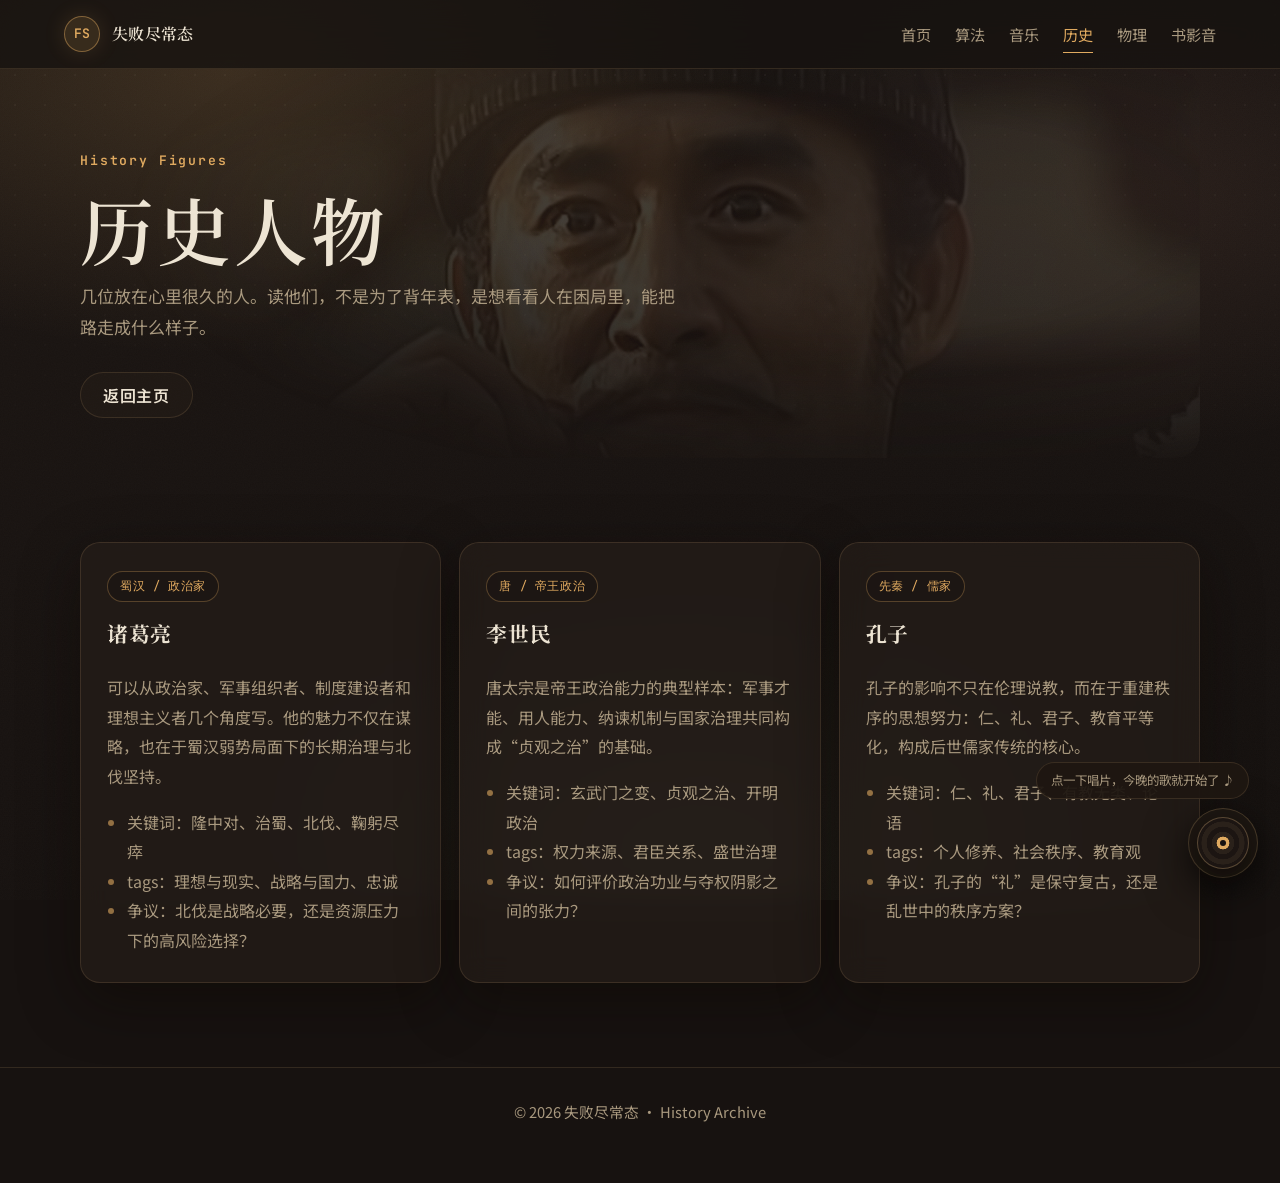
<file: history.html>
<!DOCTYPE html>
<html lang="zh-CN">
<head>
  <meta charset="UTF-8" />
  <meta name="viewport" content="width=device-width, initial-scale=1.0" />
  <meta name="description" content="失败尽常态整理的历史人物。" />
  <title>历史人物 | 失败尽常态</title>
  <link rel="preconnect" href="https://fonts.googleapis.com">
  <link rel="preconnect" href="https://fonts.gstatic.com" crossorigin>
  <link href="https://fonts.googleapis.com/css2?family=Noto+Sans+SC:wght@400;500;700&family=Noto+Serif+SC:wght@500;600;700&family=JetBrains+Mono:wght@400;600&display=swap" rel="stylesheet">
  <link rel="icon" href="data:image/svg+xml,<svg xmlns='http://www.w3.org/2000/svg' viewBox='0 0 100 100'><text y='.9em' font-size='90'>&#127982;</text></svg>">
  <link rel="stylesheet" href="assets/css/style.css?v=20260711" />
</head>
<body class="content-page" data-page="history">
  <div class="site-bg"></div>
  <header class="header">
    <a class="logo" href="index.html" aria-label="回到首页"><span class="logo-mark">FS</span><span>失败尽常态</span></a>
    <button class="nav-toggle" type="button" aria-label="打开导航" aria-expanded="false"><span></span><span></span><span></span></button>
    <nav class="nav" aria-label="主导航">
      <a href="index.html">首页</a><a href="acm.html">算法</a><a href="music.html">音乐</a><a href="history.html">历史</a><a href="physics.html">物理</a><a href="books-films.html">书影音</a>
    </nav>
  </header>
  <main id="top">
    <section class="page-hero section reveal" data-slides="history">
      <p class="eyebrow" data-content-eyebrow>History Figures</p>
      <h1 data-content-title>历史人物</h1>
      <p class="hero-text" data-content-intro></p>
      <div class="hero-actions"><a class="button ghost" href="index.html">返回主页</a></div>
    </section>
    <section class="section reveal"><div data-content-list></div></section>
  </main>
  <footer class="footer"><p>© <span id="year"></span> 失败尽常态 · History Archive</p></footer>
  <script src="assets/js/script.js?v=20260711"></script>
  <script src="assets/data/site-content.js?v=20260711"></script>
  <script src="assets/js/content-page.js?v=20260711"></script>
  <script src="assets/js/player.js?v=20260711"></script>
</body>
</html>
</file>
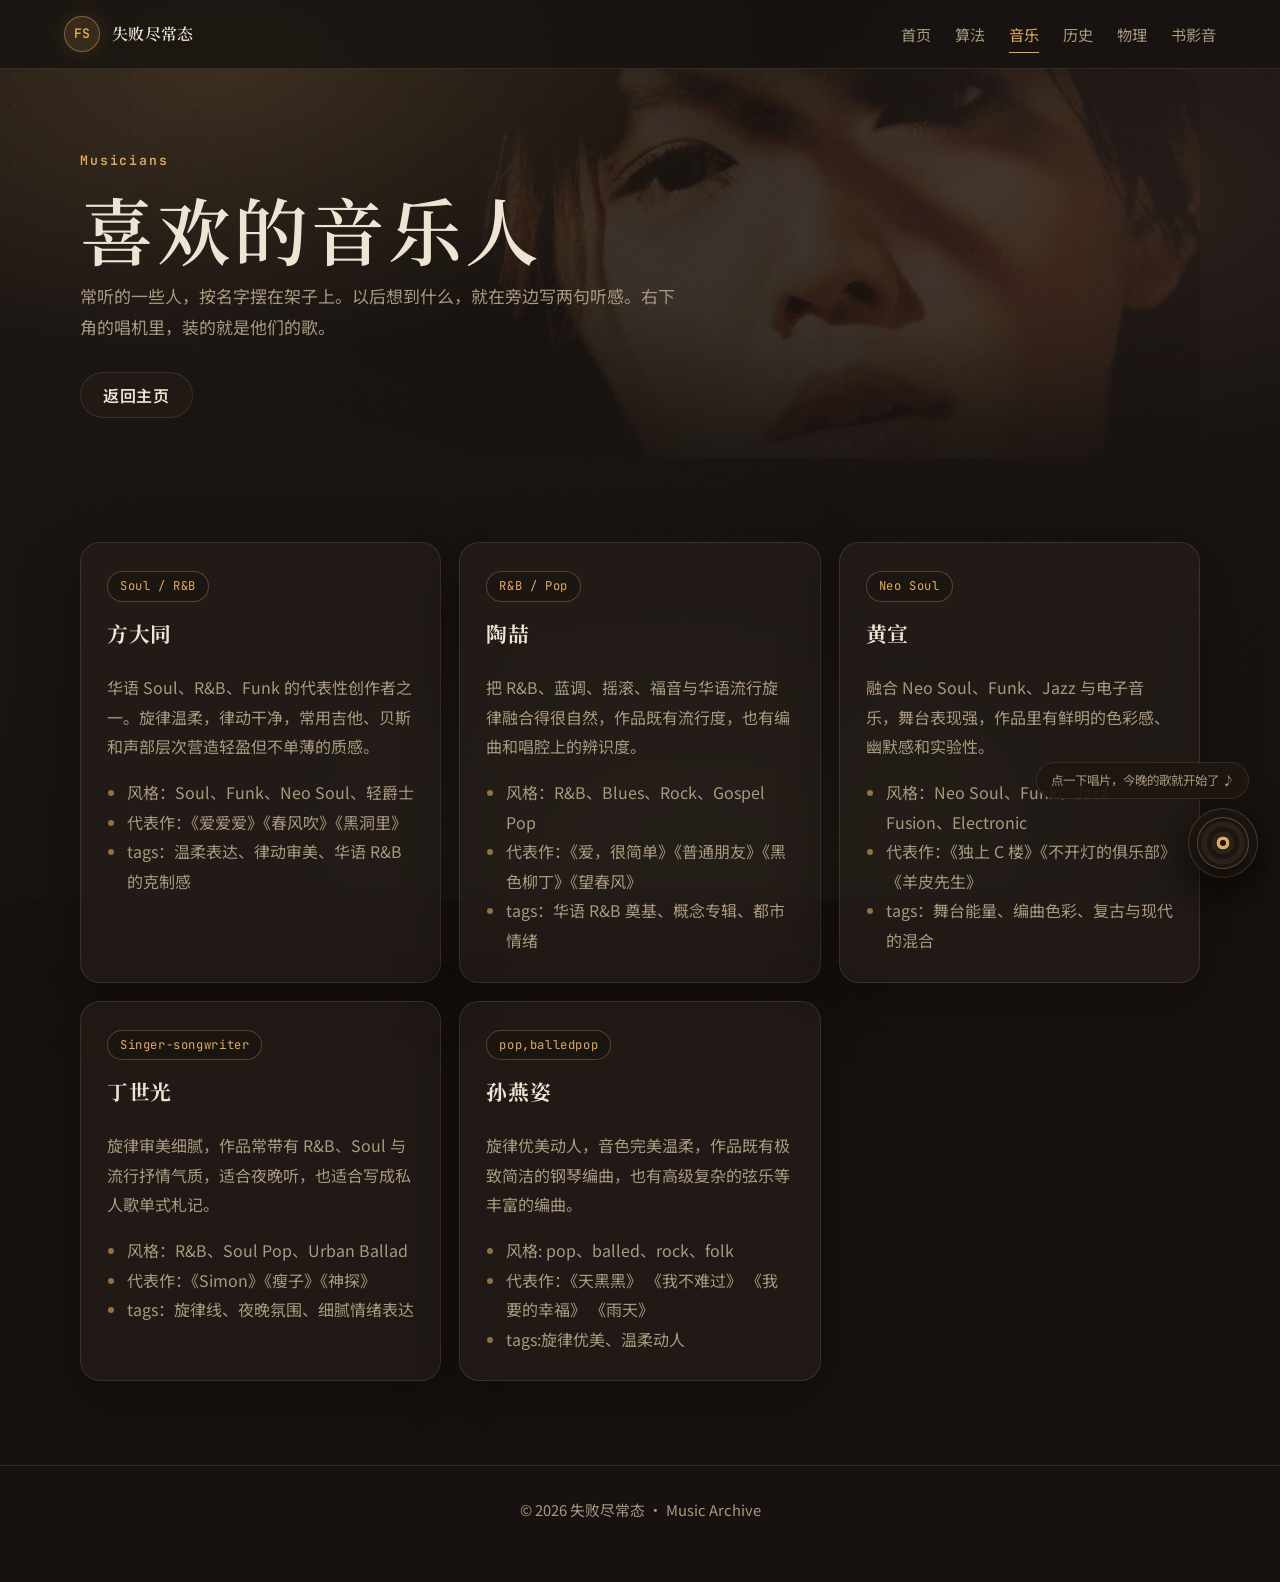
<file: music.html>
<!DOCTYPE html>
<html lang="zh-CN">
<head>
  <meta charset="UTF-8" />
  <meta name="viewport" content="width=device-width, initial-scale=1.0" />
  <meta name="description" content="失败尽常态喜爱的音乐人：方大同、陶喆、黄宣、丁世光等。" />
  <title>喜欢的音乐人 | 失败尽常态</title>
  <link rel="preconnect" href="https://fonts.googleapis.com">
  <link rel="preconnect" href="https://fonts.gstatic.com" crossorigin>
  <link href="https://fonts.googleapis.com/css2?family=Noto+Sans+SC:wght@400;500;700&family=Noto+Serif+SC:wght@500;600;700&family=JetBrains+Mono:wght@400;600&display=swap" rel="stylesheet">
  <link rel="icon" href="data:image/svg+xml,<svg xmlns='http://www.w3.org/2000/svg' viewBox='0 0 100 100'><text y='.9em' font-size='90'>&#127982;</text></svg>">
  <link rel="stylesheet" href="assets/css/style.css?v=20260711" />
</head>
<body class="content-page" data-page="music">
  <div class="site-bg"></div>
  <header class="header">
    <a class="logo" href="index.html" aria-label="回到首页"><span class="logo-mark">FS</span><span>失败尽常态</span></a>
    <button class="nav-toggle" type="button" aria-label="打开导航" aria-expanded="false"><span></span><span></span><span></span></button>
    <nav class="nav" aria-label="主导航">
      <a href="index.html">首页</a><a href="acm.html">算法</a><a href="music.html">音乐</a><a href="history.html">历史</a><a href="physics.html">物理</a><a href="books-films.html">书影音</a>
    </nav>
  </header>
  <main id="top">
    <section class="page-hero section reveal" data-slides="music">
      <p class="eyebrow" data-content-eyebrow>Musicians</p>
      <h1 data-content-title>喜欢的音乐人</h1>
      <p class="hero-text" data-content-intro></p>
      <div class="hero-actions"><a class="button ghost" href="index.html">返回主页</a></div>
    </section>
    <section class="section reveal"><div data-content-list></div></section>
  </main>
  <footer class="footer"><p>© <span id="year"></span> 失败尽常态 · Music Archive</p></footer>
  <script src="assets/js/script.js?v=20260711"></script>
  <script src="assets/data/site-content.js?v=20260711"></script>
  <script src="assets/js/content-page.js?v=20260711"></script>
  <script src="assets/js/player.js?v=20260711"></script>
</body>
</html>
</file>
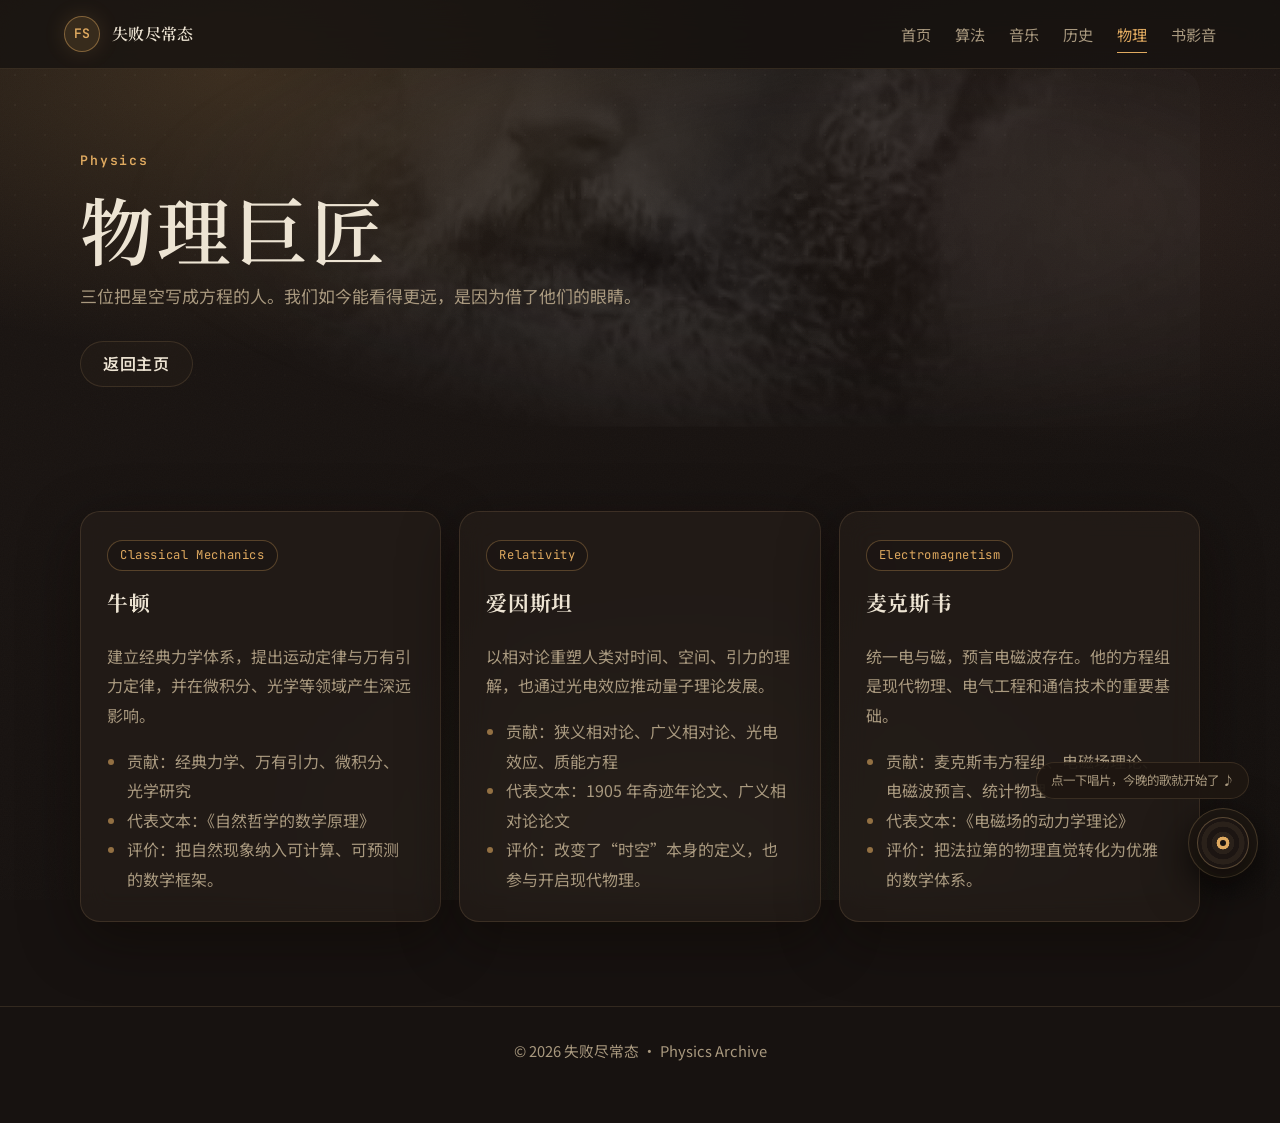
<file: physics.html>
<!DOCTYPE html>
<html lang="zh-CN">
<head>
  <meta charset="UTF-8" />
  <meta name="viewport" content="width=device-width, initial-scale=1.0" />
  <meta name="description" content="失败尽常态推崇的物理巨匠" />
  <title>物理巨匠 | 失败尽常态</title>
  <link rel="preconnect" href="https://fonts.googleapis.com">
  <link rel="preconnect" href="https://fonts.gstatic.com" crossorigin>
  <link href="https://fonts.googleapis.com/css2?family=Noto+Sans+SC:wght@400;500;700&family=Noto+Serif+SC:wght@500;600;700&family=JetBrains+Mono:wght@400;600&display=swap" rel="stylesheet">
  <link rel="icon" href="data:image/svg+xml,<svg xmlns='http://www.w3.org/2000/svg' viewBox='0 0 100 100'><text y='.9em' font-size='90'>&#127982;</text></svg>">
  <link rel="stylesheet" href="assets/css/style.css?v=20260711" />
</head>
<body class="content-page" data-page="physics">
  <div class="site-bg"></div>
  <header class="header">
    <a class="logo" href="index.html" aria-label="回到首页"><span class="logo-mark">FS</span><span>失败尽常态</span></a>
    <button class="nav-toggle" type="button" aria-label="打开导航" aria-expanded="false"><span></span><span></span><span></span></button>
    <nav class="nav" aria-label="主导航">
      <a href="index.html">首页</a><a href="acm.html">算法</a><a href="music.html">音乐</a><a href="history.html">历史</a><a href="physics.html">物理</a><a href="books-films.html">书影音</a>
    </nav>
  </header>
  <main id="top">
    <section class="page-hero section reveal" data-slides="physics">
      <p class="eyebrow" data-content-eyebrow>Physics</p>
      <h1 data-content-title>物理巨匠</h1>
      <p class="hero-text" data-content-intro></p>
      <div class="hero-actions"><a class="button ghost" href="index.html">返回主页</a></div>
    </section>
    <section class="section reveal"><div data-content-list></div></section>
  </main>
  <footer class="footer"><p>© <span id="year"></span> 失败尽常态 · Physics Archive</p></footer>
  <script src="assets/js/script.js?v=20260711"></script>
  <script src="assets/data/site-content.js?v=20260711"></script>
  <script src="assets/js/content-page.js?v=20260711"></script>
  <script src="assets/js/player.js?v=20260711"></script>
</body>
</html>
</file>
<file: assets/css/style.css>
:root {
  --bg: #171210;
  --panel: rgba(41, 32, 26, 0.58);
  --panel-strong: rgba(36, 28, 23, 0.88);
  --text: #ede4d3;
  --muted: #a9997f;
  --line: rgba(224, 186, 128, 0.14);
  --accent: #e0aa60;
  --accent-soft: rgba(224, 170, 96, 0.14);
  --accent-2: #c98d76;
  --accent-3: #a3b18a;
  --shadow: 0 18px 60px rgba(10, 6, 3, 0.45);
  --radius: 20px;
  --serif: "Noto Serif SC", "Songti SC", serif;
  --sans: "Noto Sans SC", system-ui, -apple-system, "Segoe UI", sans-serif;
  --mono: "JetBrains Mono", monospace;
}

* {
  box-sizing: border-box;
}

html {
  scroll-behavior: smooth;
}

body {
  margin: 0;
  min-height: 100vh;
  color: var(--text);
  background: var(--bg);
  font-family: var(--sans);
  line-height: 1.85;
  overflow-x: hidden;
}

body.nav-open {
  overflow: hidden;
}

/* —— 背景：一盏台灯的光晕 + 轻微纸纹 —— */
.site-bg {
  position: fixed;
  inset: 0;
  z-index: -1;
  background:
    radial-gradient(ellipse 60% 45% at 18% 8%, rgba(224, 170, 96, 0.16), transparent 70%),
    radial-gradient(ellipse 45% 40% at 88% 22%, rgba(201, 141, 118, 0.10), transparent 70%),
    radial-gradient(ellipse 55% 45% at 55% 95%, rgba(163, 177, 138, 0.07), transparent 70%),
    linear-gradient(160deg, #1b1512 0%, #171210 55%, #14100e 100%);
}

.site-bg::before {
  content: "";
  position: absolute;
  inset: 0;
  opacity: 0.5;
  background-image: url("data:image/svg+xml,%3Csvg xmlns='http://www.w3.org/2000/svg' width='140' height='140'%3E%3Cfilter id='n'%3E%3CfeTurbulence type='fractalNoise' baseFrequency='0.85' numOctaves='2'/%3E%3CfeColorMatrix values='0 0 0 0 1 0 0 0 0 0.92 0 0 0 0 0.8 0 0 0 0.04 0'/%3E%3C/filter%3E%3Crect width='140' height='140' filter='url(%23n)'/%3E%3C/svg%3E");
}

.site-bg::after {
  content: "";
  position: absolute;
  inset: 0;
  background-image: radial-gradient(rgba(237, 228, 211, 0.05) 1px, transparent 1px);
  background-size: 30px 30px;
  mask-image: linear-gradient(to bottom, black, transparent 60%);
}

a {
  color: inherit;
  text-decoration: none;
}

::selection {
  background: rgba(224, 170, 96, 0.32);
}

/* —— 顶栏 —— */
.header {
  position: sticky;
  top: 0;
  z-index: 10;
  display: flex;
  align-items: center;
  justify-content: space-between;
  gap: 24px;
  padding: 16px clamp(20px, 5vw, 72px);
  border-bottom: 1px solid var(--line);
  background: rgba(23, 18, 16, 0.78);
  backdrop-filter: blur(16px);
}

.logo {
  display: inline-flex;
  align-items: center;
  gap: 12px;
  font-family: var(--serif);
  font-weight: 600;
  letter-spacing: 0.02em;
}

.logo-mark {
  display: grid;
  width: 36px;
  height: 36px;
  place-items: center;
  border: 1px solid rgba(224, 170, 96, 0.45);
  border-radius: 50%;
  color: var(--accent);
  background: var(--accent-soft);
  font-family: var(--mono);
  font-size: 0.82rem;
  box-shadow: 0 0 22px rgba(224, 170, 96, 0.14);
}

.nav {
  display: flex;
  align-items: center;
  gap: 24px;
  color: var(--muted);
  font-size: 0.95rem;
}

.nav a {
  position: relative;
  padding: 2px 0;
  transition: color 0.25s ease;
}

.nav a::after {
  content: "";
  position: absolute;
  left: 0;
  right: 100%;
  bottom: -3px;
  height: 1px;
  background: var(--accent);
  transition: right 0.3s ease;
}

.nav a:hover {
  color: var(--text);
}

.nav a:hover::after,
.nav a.active::after {
  right: 0;
}

.nav a.active {
  color: var(--accent);
}

.nav-toggle {
  display: none;
  width: 42px;
  height: 42px;
  border: 1px solid var(--line);
  border-radius: 12px;
  background: var(--panel);
  cursor: pointer;
}

.nav-toggle span {
  display: block;
  width: 18px;
  height: 1.5px;
  margin: 4px auto;
  background: var(--text);
  border-radius: 999px;
}

/* —— 版式 —— */
.section {
  width: min(1120px, calc(100% - 40px));
  margin: 0 auto;
  padding: 84px 0;
}

.hero {
  display: grid;
  grid-template-columns: minmax(0, 1.05fr) minmax(300px, 0.85fr);
  align-items: center;
  gap: 48px;
  min-height: calc(100vh - 76px);
  padding-top: 56px;
}

.eyebrow {
  margin: 0 0 14px;
  color: var(--accent);
  font-family: var(--mono);
  font-size: 0.82rem;
  font-weight: 600;
  letter-spacing: 0.14em;
}

h1,
h2,
h3,
p {
  margin-top: 0;
}

h1,
h2 {
  font-family: var(--serif);
  font-weight: 600;
}

h1 {
  margin-bottom: 10px;
  font-size: clamp(2.8rem, 7vw, 5.2rem);
  line-height: 1.12;
  letter-spacing: 0.04em;
}

.subtitle {
  margin-bottom: 24px;
  color: var(--accent);
  font-family: var(--mono);
  font-size: clamp(1rem, 2.2vw, 1.3rem);
  font-weight: 600;
  letter-spacing: 0.08em;
  opacity: 0.85;
}

.hero-text {
  max-width: 600px;
  color: var(--muted);
  font-size: 1.06rem;
}

.hero-actions,
.link-row {
  display: flex;
  flex-wrap: wrap;
  gap: 14px;
  margin-top: 30px;
}

.button,
.link-row a {
  display: inline-flex;
  align-items: center;
  justify-content: center;
  min-height: 46px;
  padding: 0 22px;
  border: 1px solid var(--line);
  border-radius: 999px;
  font-weight: 600;
  letter-spacing: 0.04em;
  transition: transform 0.25s ease, border-color 0.25s ease, background 0.25s ease, color 0.25s ease;
}

.button:hover,
.link-row a:hover {
  transform: translateY(-2px);
  border-color: rgba(224, 170, 96, 0.55);
  color: var(--accent);
}

.button.primary {
  border-color: rgba(224, 170, 96, 0.5);
  color: #241a10;
  background: linear-gradient(135deg, #e8bb78, #d99e58);
  box-shadow: 0 8px 28px rgba(224, 170, 96, 0.22);
}

.button.primary:hover {
  color: #241a10;
  border-color: rgba(224, 170, 96, 0.8);
}

.button.ghost {
  background: rgba(41, 32, 26, 0.45);
}

/* —— 卡片基底 —— */
.terminal-card,
.glass-card,
.project-card,
.stat-card {
  border: 1px solid var(--line);
  background: var(--panel);
  box-shadow: var(--shadow);
  backdrop-filter: blur(14px);
}

/* —— 首页照片墙（拍立得叠放） —— */
.hero-gallery {
  position: relative;
  justify-self: center;
  width: min(340px, 82vw);
  aspect-ratio: 4 / 4.6;
}

.hero-gallery .polaroid {
  position: absolute;
  inset: 0;
  padding: 14px 14px 52px;
  border: 1px solid rgba(224, 186, 128, 0.18);
  border-radius: 8px;
  background: linear-gradient(170deg, #2b2119, #241b15);
  box-shadow: var(--shadow);
  transform: rotate(2.4deg);
}

.hero-gallery .polaroid::before {
  content: "";
  position: absolute;
  inset: -10px 10px auto auto;
  width: 84px;
  height: 26px;
  border-radius: 3px;
  background: rgba(224, 170, 96, 0.22);
  transform: rotate(-4deg);
}

.hero-gallery .polaroid-back {
  inset: 14px -16px -14px 16px;
  transform: rotate(-3deg);
  filter: brightness(0.75);
}

.hero-gallery .frame {
  position: relative;
  width: 100%;
  height: calc(100% - 38px);
  overflow: hidden;
  border-radius: 4px;
  background: #1c1512;
}

.hero-gallery .caption {
  position: absolute;
  right: 18px;
  bottom: 14px;
  left: 18px;
  display: flex;
  align-items: center;
  justify-content: space-between;
  gap: 10px;
  color: var(--muted);
  font-family: var(--serif);
  font-size: 0.92rem;
  letter-spacing: 0.06em;
}

.hero-gallery .caption code {
  color: rgba(224, 170, 96, 0.75);
  font-family: var(--mono);
  font-size: 0.72rem;
}

/* —— 交叉淡入幻灯片 —— */
.slide-fade {
  position: absolute;
  inset: 0;
  overflow: hidden;
}

.slide-fade img {
  position: absolute;
  inset: 0;
  width: 100%;
  height: 100%;
  object-fit: cover;
  opacity: 0;
  transition: opacity 1.8s ease;
  will-change: opacity;
}

.slide-fade img.on {
  opacity: 1;
}

/* 栏目卡片里的幻灯片：垫底、半透明、带暗角渐变保证可读性 */
.hub-card,
.page-hero,
.template-hero {
  position: relative;
}

.hub-card .slide-fade {
  z-index: 0;
  border-radius: inherit;
}

.hub-card .slide-fade img {
  opacity: 0;
}

.hub-card .slide-fade img.on {
  opacity: 0.42;
}

.hub-card .slide-fade::after {
  content: "";
  position: absolute;
  inset: 0;
  background: linear-gradient(180deg, rgba(30, 23, 18, 0.42) 0%, rgba(26, 20, 16, 0.82) 62%, rgba(24, 18, 14, 0.94) 100%);
}

.hub-card > *:not(.slide-fade) {
  position: relative;
  z-index: 1;
}

/* 内容页大标题背后的幻灯片：更淡，像旧照片衬底 */
.page-hero .slide-fade,
.template-hero .slide-fade {
  z-index: -1;
  border-radius: 24px;
  mask-image: radial-gradient(ellipse 85% 90% at 70% 40%, black 30%, transparent 78%);
}

.page-hero .slide-fade img.on,
.template-hero .slide-fade img.on {
  opacity: 0.16;
}

/* —— 段落标题 —— */
.section-heading {
  max-width: 720px;
  margin-bottom: 30px;
}

.section-heading h2,
.contact-card h2 {
  margin-bottom: 12px;
  font-size: clamp(1.9rem, 3.6vw, 2.9rem);
  line-height: 1.2;
  letter-spacing: 0.03em;
}

.section-heading p:not(.eyebrow),
.contact-card p:not(.eyebrow) {
  color: var(--muted);
}

.about-grid {
  display: grid;
  grid-template-columns: 1.2fr 0.8fr;
  gap: 22px;
}

.glass-card,
.project-card,
.stat-card {
  border-radius: var(--radius);
}

.big-card,
.contact-card {
  padding: 32px;
}

.big-card h3 {
  font-family: var(--serif);
  font-size: 1.4rem;
  letter-spacing: 0.03em;
}

.big-card p,
.project-card p {
  color: var(--muted);
}

.big-card code,
.hero-text code {
  padding: 1px 6px;
  border-radius: 6px;
  color: var(--accent);
  background: var(--accent-soft);
  font-family: var(--mono);
  font-size: 0.85em;
}

.stats {
  display: grid;
  grid-template-columns: repeat(2, 1fr);
  gap: 14px;
}

.stat-card {
  padding: 22px;
}

.stat-card strong {
  display: block;
  color: var(--accent);
  font-family: var(--serif);
  font-size: 1.9rem;
  line-height: 1.3;
}

.stat-card span {
  color: var(--muted);
  font-size: 0.95rem;
}

.card-grid {
  display: grid;
  grid-template-columns: repeat(3, 1fr);
  gap: 18px;
}

.project-card {
  position: relative;
  min-height: 250px;
  padding: 28px;
  overflow: hidden;
}

.project-card::before {
  content: "";
  position: absolute;
  inset: auto -36px -56px auto;
  width: 150px;
  height: 150px;
  border-radius: 50%;
  background: radial-gradient(circle, rgba(224, 170, 96, 0.12), transparent 70%);
}

.project-card h3 {
  font-family: var(--serif);
  letter-spacing: 0.03em;
}

.card-tag {
  display: inline-flex;
  margin-bottom: 16px;
  padding: 3px 12px;
  border: 1px solid rgba(224, 170, 96, 0.3);
  border-radius: 999px;
  color: var(--accent);
  background: rgba(23, 18, 16, 0.4);
  font-family: var(--mono);
  font-size: 0.76rem;
  letter-spacing: 0.05em;
}

.project-card a {
  position: absolute;
  bottom: 26px;
  color: var(--accent);
  font-weight: 600;
}

.contact-section {
  padding-bottom: 72px;
}

.contact-card {
  text-align: center;
  background: linear-gradient(150deg, rgba(224, 170, 96, 0.10), rgba(201, 141, 118, 0.08)), var(--panel-strong);
}

.contact-card .link-row {
  justify-content: center;
}

.footer {
  padding: 30px 20px 44px;
  color: var(--muted);
  text-align: center;
  border-top: 1px solid var(--line);
  font-size: 0.92rem;
}

.footer .footer-note {
  margin: 6px 0 0;
  font-family: var(--serif);
  font-size: 0.88rem;
  opacity: 0.75;
  letter-spacing: 0.08em;
}

.reveal {
  opacity: 0;
  transform: translateY(18px);
  transition: opacity 0.8s ease, transform 0.8s ease;
}

.reveal.visible {
  opacity: 1;
  transform: translateY(0);
}

/* —— 内容归档区 —— */
.analysis-grid,
.overview-grid {
  display: grid;
  gap: 18px;
  grid-template-columns: repeat(3, 1fr);
}

.analysis-card,
.overview-grid article,
.catalog-card,
.template-card,
.search-panel,
.template-summary,
.loading-card {
  border: 1px solid var(--line);
  border-radius: var(--radius);
  background: var(--panel);
  box-shadow: var(--shadow);
  backdrop-filter: blur(14px);
}

.analysis-card,
.search-panel,
.template-summary,
.loading-card {
  padding: 26px;
}

.analysis-card h3 {
  font-family: var(--serif);
  font-size: 1.3rem;
  letter-spacing: 0.03em;
}

.analysis-card p,
.analysis-card li,
.overview-grid span {
  color: var(--muted);
}

.analysis-card ul {
  margin: 14px 0 0;
  padding-left: 20px;
}

.analysis-card li::marker {
  color: rgba(224, 170, 96, 0.6);
}

.subsection-title {
  margin-bottom: 18px;
  font-family: var(--serif);
  font-size: 1.5rem;
  letter-spacing: 0.04em;
}

.subsection-title::before {
  content: "◦ ";
  color: var(--accent);
}

.overview-grid article {
  padding: 18px;
}

.overview-grid strong {
  display: block;
  margin-bottom: 6px;
}

.overview-grid span {
  display: block;
  font-size: 0.95rem;
}

.hub-grid {
  display: grid;
  grid-template-columns: repeat(3, 1fr);
  gap: 18px;
}

.hub-card {
  display: flex;
  min-height: 300px;
  flex-direction: column;
  align-items: flex-start;
  padding: 28px;
  overflow: hidden;
  border: 1px solid var(--line);
  border-radius: var(--radius);
  background: var(--panel);
  box-shadow: var(--shadow);
  backdrop-filter: blur(14px);
  transition: transform 0.3s ease, border-color 0.3s ease;
}

.hub-card:hover {
  transform: translateY(-4px);
  border-color: rgba(224, 170, 96, 0.35);
}

.hub-card h3 {
  font-family: var(--serif);
  font-size: 1.45rem;
  letter-spacing: 0.04em;
}

.hub-card p,
.content-group p {
  color: var(--muted);
}

.hub-card .button {
  margin-top: auto;
}

.content-page .reveal {
  opacity: 1;
  transform: none;
}

.page-hero {
  padding-top: 80px;
  padding-bottom: 40px;
}

.page-hero h1 {
  max-width: 900px;
  font-size: clamp(2.6rem, 6vw, 4.6rem);
}

.content-group + .content-group {
  margin-top: 46px;
}

.content-item-card .card-tag {
  margin-bottom: 12px;
}

/* —— ACM 模板页 —— */
.template-page .reveal {
  opacity: 1;
  transform: none;
}

.template-page h1 {
  font-size: clamp(2.6rem, 6vw, 4.6rem);
}

.template-hero {
  display: grid;
  grid-template-columns: minmax(0, 1.1fr) minmax(280px, 0.55fr);
  align-items: center;
  gap: 28px;
  padding-top: 72px;
}

.template-hero code,
.search-panel label {
  color: var(--accent);
  font-family: var(--mono);
}

.template-summary h2 {
  margin-bottom: 8px;
  color: var(--accent);
  font-family: var(--mono);
  font-size: 1.9rem;
}

.search-panel {
  display: grid;
  gap: 12px;
  margin-bottom: 20px;
}

.search-panel input {
  width: 100%;
  min-height: 52px;
  padding: 0 16px;
  border: 1px solid var(--line);
  border-radius: 14px;
  color: var(--text);
  background: rgba(23, 18, 16, 0.68);
  font: inherit;
  outline: none;
}

.search-panel input:focus {
  border-color: rgba(224, 170, 96, 0.6);
  box-shadow: 0 0 0 4px rgba(224, 170, 96, 0.1);
}

.catalog-list,
.template-list {
  display: grid;
  gap: 16px;
}

.catalog-card {
  padding: 22px;
}

.catalog-card h3 {
  margin-bottom: 14px;
  font-family: var(--serif);
}

.catalog-card div {
  display: flex;
  flex-wrap: wrap;
  gap: 8px;
}

.catalog-card a {
  padding: 6px 12px;
  border: 1px solid rgba(224, 186, 128, 0.18);
  border-radius: 999px;
  color: var(--muted);
  font-size: 0.9rem;
  transition: color 0.2s ease, border-color 0.2s ease, transform 0.2s ease;
}

.catalog-card a:hover {
  color: var(--accent);
  border-color: rgba(224, 170, 96, 0.45);
  transform: translateY(-1px);
}

.template-card {
  overflow: hidden;
  scroll-margin-top: 96px;
}

.template-card-head {
  display: flex;
  align-items: flex-start;
  justify-content: space-between;
  gap: 18px;
  padding: 22px;
  border-bottom: 1px solid var(--line);
}

.template-card-head h3 {
  margin-bottom: 0;
  font-family: var(--serif);
  font-size: 1.4rem;
}

.copy-button {
  min-width: 72px;
  min-height: 38px;
  border: 1px solid rgba(224, 170, 96, 0.4);
  border-radius: 999px;
  color: var(--accent);
  background: var(--accent-soft);
  font: inherit;
  font-weight: 600;
  cursor: pointer;
  transition: background 0.2s ease;
}

.copy-button:hover {
  background: rgba(224, 170, 96, 0.24);
}

pre {
  margin: 0;
  padding: 24px;
  overflow: auto;
  color: #e6d9bd;
  font-family: var(--mono);
  font-size: clamp(0.82rem, 1.5vw, 0.95rem);
  line-height: 1.7;
}

.template-card pre {
  max-height: 560px;
  background: rgba(16, 12, 10, 0.72);
}

.loading-card {
  color: var(--muted);
}

/* —— 悬浮音乐播放器：平时是一张小唱片，点一下横向伸长成播放条，
   条上的歌单按钮再向上弹出歌单 —— */
.music-player {
  position: fixed;
  right: 22px;
  bottom: 22px;
  z-index: 40;
  display: flex;
  align-items: center;
  max-width: calc(100vw - 24px);
  padding: 8px;
  border: 1px solid rgba(224, 186, 128, 0.22);
  border-radius: 999px;
  background: rgba(30, 23, 18, 0.92);
  box-shadow: 0 14px 44px rgba(8, 5, 3, 0.55);
  backdrop-filter: blur(18px);
}

.mp-disc {
  position: relative;
  flex: none;
  width: 52px;
  height: 52px;
  border: none;
  border-radius: 50%;
  background:
    radial-gradient(circle at 50% 50%, #e0aa60 0 17%, #2a211a 18% 30%, #1c1512 31% 44%, #2a211a 45% 58%, #1c1512 59% 74%, #2a211a 75% 100%);
  box-shadow: inset 0 0 0 1px rgba(224, 186, 128, 0.3), 0 10px 26px rgba(8, 5, 3, 0.55);
  cursor: pointer;
  animation: mp-spin 9s linear infinite;
  animation-play-state: paused;
  transition: box-shadow 0.25s ease;
}

.mp-disc:hover {
  box-shadow: inset 0 0 0 1px rgba(224, 186, 128, 0.55), 0 10px 30px rgba(8, 5, 3, 0.65);
}

.music-player.playing .mp-disc {
  animation-play-state: running;
}

.mp-disc::after {
  content: "";
  position: absolute;
  top: 50%;
  left: 50%;
  width: 6px;
  height: 6px;
  border-radius: 50%;
  background: #171210;
  transform: translate(-50%, -50%);
}

@keyframes mp-spin {
  to {
    transform: rotate(360deg);
  }
}

/* 播放条主体：收起时宽度归零，展开时横向伸长 */
.mp-body {
  display: flex;
  align-items: center;
  gap: 12px;
  min-width: 0;
  max-width: 380px;
  padding-left: 12px;
  overflow: hidden;
  opacity: 1;
  transition: max-width 0.4s ease, opacity 0.25s ease 0.12s, padding-left 0.4s ease;
}

.music-player.collapsed .mp-body {
  max-width: 0;
  padding-left: 0;
  opacity: 0;
  transition: max-width 0.4s ease, opacity 0.18s ease, padding-left 0.4s ease;
}

/* 歌单弹层：挂在播放条上方 */
.mp-panel {
  position: absolute;
  right: 0;
  bottom: calc(100% + 12px);
  width: min(300px, calc(100vw - 44px));
  padding: 10px;
  border: 1px solid rgba(224, 186, 128, 0.22);
  border-radius: 16px;
  background: rgba(30, 23, 18, 0.94);
  box-shadow: 0 14px 44px rgba(8, 5, 3, 0.55);
  backdrop-filter: blur(18px);
  transform-origin: bottom right;
  opacity: 0;
  visibility: hidden;
  transform: translateY(14px) scale(0.94);
  pointer-events: none;
  transition: opacity 0.28s ease, transform 0.28s ease, visibility 0.28s;
}

.music-player.list-open .mp-panel {
  opacity: 1;
  visibility: visible;
  transform: none;
  pointer-events: auto;
}

.mp-list {
  display: flex;
  flex-direction: column;
  gap: 2px;
  max-height: min(250px, 44vh);
  padding-right: 4px;
  overflow-y: auto;
  scrollbar-width: thin;
  scrollbar-color: rgba(224, 186, 128, 0.3) transparent;
}

.mp-list::-webkit-scrollbar {
  width: 6px;
}

.mp-list::-webkit-scrollbar-thumb {
  border-radius: 999px;
  background: rgba(224, 186, 128, 0.3);
}

.mp-list button {
  display: flex;
  gap: 9px;
  align-items: baseline;
  padding: 7px 9px;
  border: none;
  border-radius: 8px;
  background: none;
  color: var(--muted);
  font-size: 0.82rem;
  text-align: left;
  cursor: pointer;
  transition: background 0.2s ease, color 0.2s ease;
}

.mp-list button:hover {
  color: var(--text);
  background: rgba(224, 186, 128, 0.08);
}

.mp-list button.active {
  color: var(--accent);
  background: var(--accent-soft);
}

.mp-list .mp-no {
  flex: none;
  font-family: var(--mono);
  font-size: 0.68rem;
  opacity: 0.55;
}

.mp-list .mp-song {
  overflow: hidden;
  white-space: nowrap;
  text-overflow: ellipsis;
}

.mp-info {
  flex: none;
  width: 168px;
  min-width: 0;
}

.mp-title {
  overflow: hidden;
  color: var(--text);
  font-size: 0.86rem;
  font-weight: 600;
  white-space: nowrap;
  text-overflow: ellipsis;
}

.mp-progress {
  position: relative;
  height: 4px;
  margin-top: 7px;
  border-radius: 999px;
  background: rgba(224, 186, 128, 0.16);
  cursor: pointer;
}

.mp-progress-bar {
  position: absolute;
  top: 0;
  bottom: 0;
  left: 0;
  width: 0%;
  border-radius: 999px;
  background: linear-gradient(90deg, var(--accent), var(--accent-2));
}

.mp-controls {
  display: flex;
  align-items: center;
  gap: 4px;
}

.mp-controls button {
  display: grid;
  width: 34px;
  height: 34px;
  place-items: center;
  padding: 0;
  border: none;
  border-radius: 50%;
  color: var(--text);
  background: transparent;
  font-size: 0.95rem;
  cursor: pointer;
  transition: background 0.2s ease, color 0.2s ease;
}

.mp-controls button:hover {
  color: var(--accent);
  background: var(--accent-soft);
}

.mp-controls .mp-play {
  border: 1px solid rgba(224, 186, 128, 0.35);
  color: var(--accent);
}

.music-player.list-open .mp-list-btn {
  color: var(--accent);
  background: var(--accent-soft);
}

.mp-controls svg {
  display: block;
  width: 14px;
  height: 14px;
  fill: currentColor;
}

.mp-hint {
  position: absolute;
  right: 8px;
  bottom: calc(100% + 10px);
  padding: 6px 14px;
  border: 1px solid var(--line);
  border-radius: 999px;
  color: var(--muted);
  background: rgba(30, 23, 18, 0.94);
  font-size: 0.78rem;
  white-space: nowrap;
  opacity: 0;
  pointer-events: none;
  transition: opacity 0.4s ease;
}

.music-player.show-hint .mp-hint {
  opacity: 1;
}

/* —— 响应式 —— */
@media (max-width: 860px) {
  .nav-toggle {
    display: block;
  }

  .nav {
    position: fixed;
    top: 74px;
    right: 20px;
    left: 20px;
    display: none;
    flex-direction: column;
    align-items: stretch;
    padding: 18px;
    border: 1px solid var(--line);
    border-radius: 18px;
    background: rgba(23, 18, 16, 0.97);
  }

  .nav.open {
    display: flex;
  }

  .nav a {
    padding: 10px 12px;
  }

  .nav a::after {
    display: none;
  }

  .hero,
  .about-grid,
  .card-grid {
    grid-template-columns: 1fr;
  }

  .hero {
    min-height: auto;
    padding-top: 48px;
  }

  .hero-gallery {
    margin-top: 12px;
  }
}

@media (max-width: 980px) {
  .analysis-grid,
  .overview-grid,
  .template-hero,
  .hub-grid {
    grid-template-columns: 1fr;
  }
}

@media (max-width: 540px) {
  .section {
    width: min(100% - 28px, 1120px);
    padding: 60px 0;
  }

  .header {
    padding: 14px;
  }

  .logo span:last-child {
    display: none;
  }

  .stats {
    grid-template-columns: 1fr;
  }

  .big-card,
  .contact-card,
  .project-card,
  .hub-card {
    padding: 20px;
  }

  .analysis-card,
  .search-panel,
  .template-summary,
  .catalog-card,
  .template-card-head,
  .overview-grid article {
    padding: 18px;
  }

  .template-card-head {
    flex-direction: column;
  }

  .copy-button {
    width: 100%;
  }

  .music-player {
    right: 12px;
    bottom: 12px;
  }

  .mp-info {
    width: clamp(72px, calc(100vw - 292px), 168px);
  }

  .mp-info {
    max-width: 120px;
  }
}
</file>
